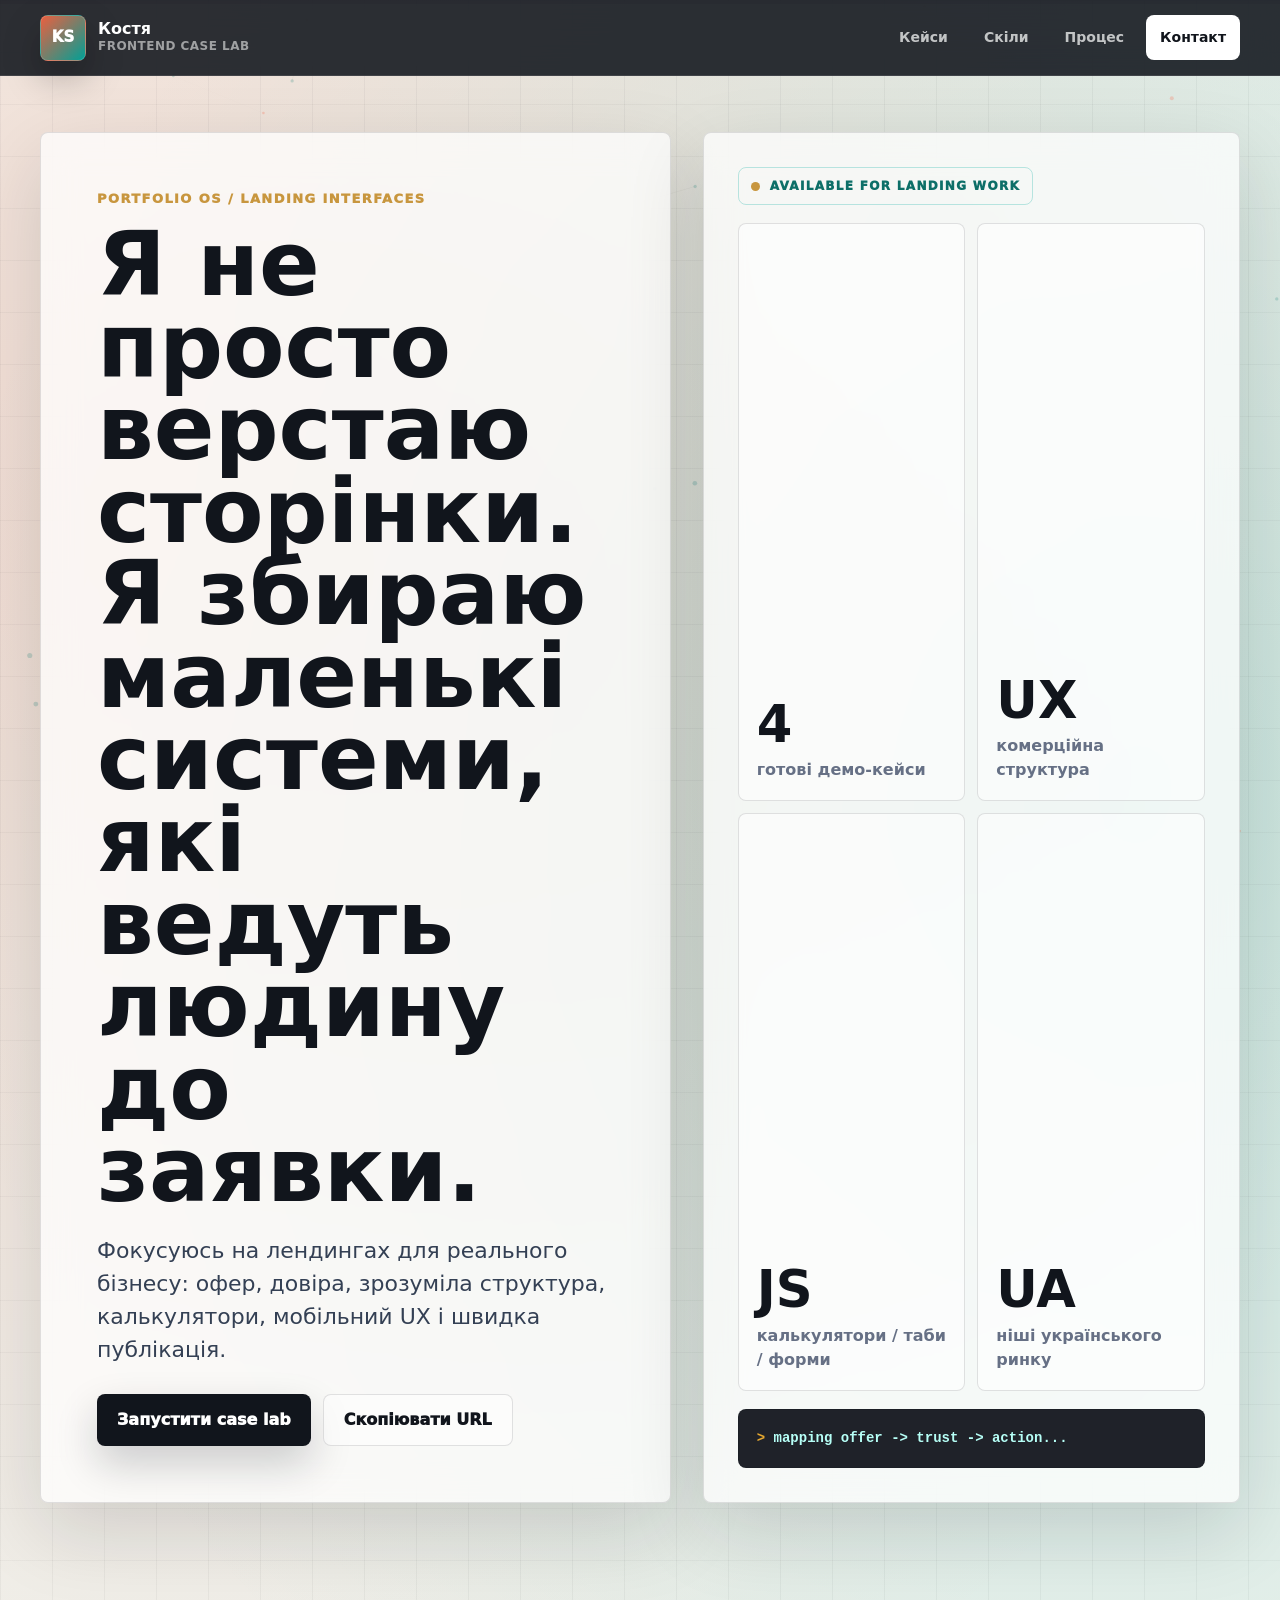
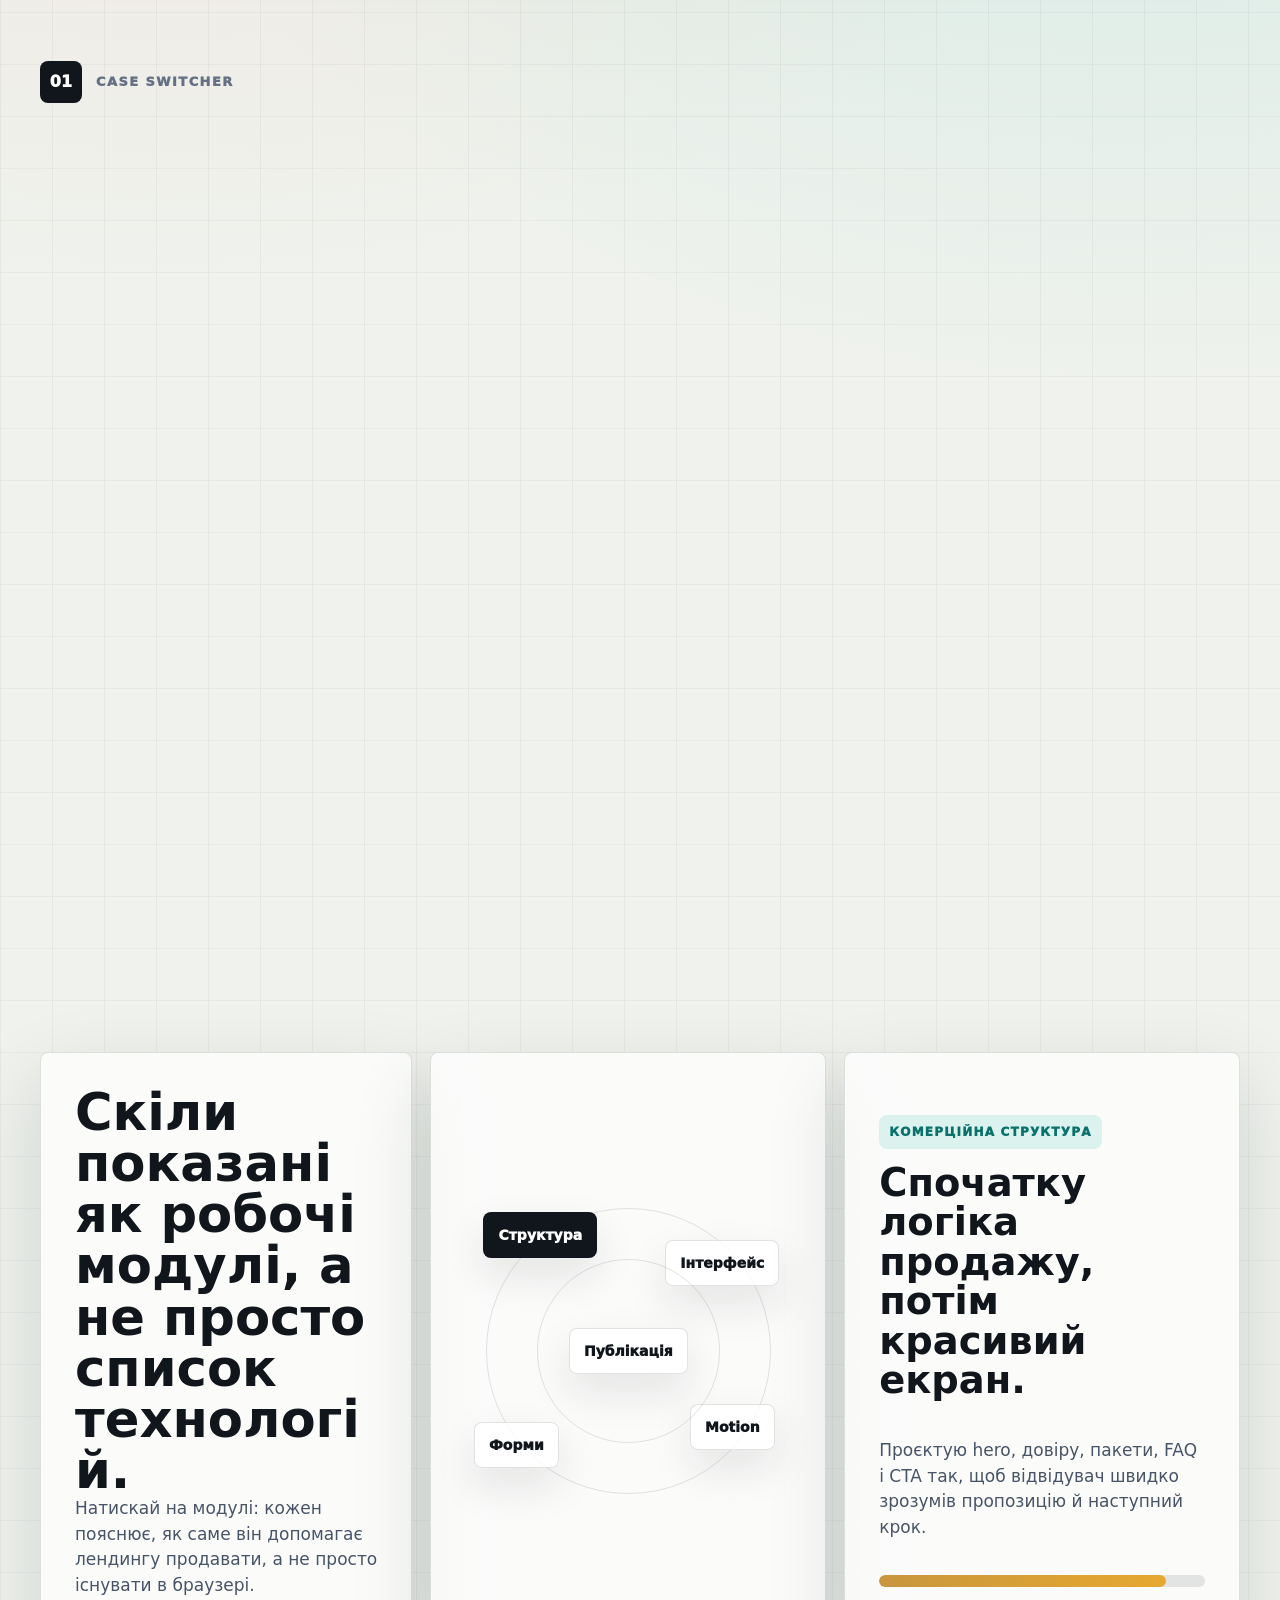
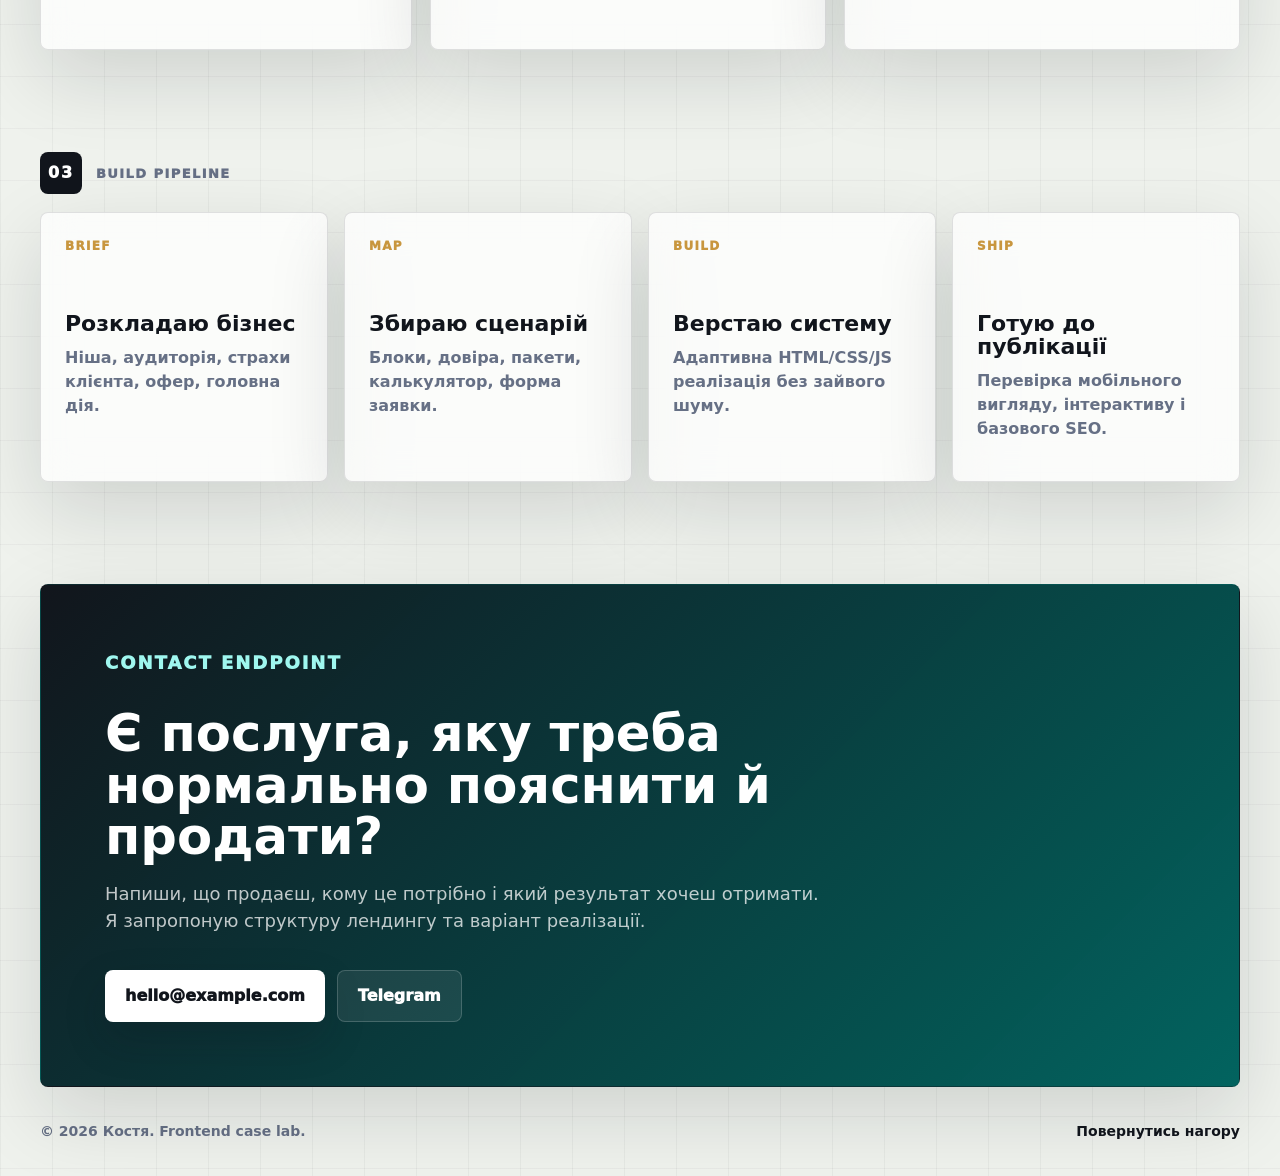
<file: index.html>
<!DOCTYPE html>
<html lang="uk">
<head>
  <meta charset="UTF-8">
  <meta name="viewport" content="width=device-width, initial-scale=1.0">
  <meta name="description" content="Костя - frontend-розробник, який створює бізнес-лендинги, інтерактивні калькулятори та адаптивні інтерфейси для українського ринку.">
  <title>Костя - frontend case lab</title>
  <style>
:root {
  --bg: #eff2ed;
  --ink: #11151c;
  --muted: #667085;
  --paper: rgba(255, 255, 255, 0.72);
  --paper-strong: #ffffff;
  --line: rgba(17, 21, 28, 0.12);
  --dark: #11151c;
  --accent: #00a99d;
  --accent-2: #ff6542;
  --accent-3: #e6a82f;
  --case-a: #132826;
  --case-b: #d09a3d;
  --radius: 8px;
  --max: 1200px;
  --shadow: 0 28px 80px rgba(17, 21, 28, 0.14);
}

* {
  box-sizing: border-box;
}

html {
  scroll-behavior: smooth;
}

body {
  min-height: 100vh;
  margin: 0;
  background:
    linear-gradient(90deg, rgba(17, 21, 28, 0.045) 1px, transparent 1px) 0 0 / 52px 52px,
    linear-gradient(180deg, rgba(17, 21, 28, 0.035) 1px, transparent 1px) 0 0 / 52px 52px,
    radial-gradient(circle at 12% 12%, rgba(255, 101, 66, 0.16), transparent 34%),
    radial-gradient(circle at 88% 18%, rgba(0, 169, 157, 0.18), transparent 32%),
    var(--bg);
  color: var(--ink);
  font-family: Inter, "Segoe UI", system-ui, -apple-system, sans-serif;
  line-height: 1.5;
  overflow-x: hidden;
}

body::selection {
  background: var(--accent);
  color: #fff;
}

body.nav-open {
  overflow: hidden;
}

a {
  color: inherit;
  text-decoration: none;
}

button {
  border: 0;
  color: inherit;
  cursor: pointer;
  font: inherit;
}

img {
  display: block;
  max-width: 100%;
}

.signal-canvas {
  position: fixed;
  inset: 0;
  z-index: -2;
  width: 100%;
  height: 100%;
  opacity: 0.58;
}

.scroll-meter {
  position: fixed;
  inset: 0 0 auto;
  z-index: 100;
  height: 4px;
  background: rgba(17, 21, 28, 0.08);
}

.scroll-meter span {
  display: block;
  width: 0%;
  height: 100%;
  background: linear-gradient(90deg, var(--accent-2), var(--accent), var(--accent-3));
}

.section {
  width: min(var(--max), calc(100% - 32px));
  margin: 0 auto;
}

.topbar {
  position: sticky;
  top: 0;
  z-index: 80;
  display: flex;
  align-items: center;
  justify-content: space-between;
  gap: 20px;
  min-height: 76px;
  padding: 0 max(16px, calc((100% - var(--max)) / 2));
  border-bottom: 1px solid rgba(255, 255, 255, 0.1);
  background: rgba(17, 21, 28, 0.88);
  color: #fff;
  backdrop-filter: blur(18px);
}

.brand {
  display: inline-flex;
  align-items: center;
  gap: 12px;
  min-width: 0;
}

.brand-mark {
  display: grid;
  width: 46px;
  height: 46px;
  flex: 0 0 46px;
  place-items: center;
  border: 1px solid rgba(255, 255, 255, 0.16);
  border-radius: var(--radius);
  background:
    linear-gradient(135deg, rgba(255, 101, 66, 0.92), rgba(0, 169, 157, 0.94)),
    var(--dark);
  box-shadow: 0 16px 36px rgba(0, 0, 0, 0.26);
  font-size: 15px;
  font-weight: 950;
}

.brand strong,
.brand small {
  display: block;
}

.brand strong {
  line-height: 1.1;
}

.brand small {
  color: rgba(255, 255, 255, 0.55);
  font-size: 12px;
  font-weight: 800;
  letter-spacing: 0.04em;
  text-transform: uppercase;
}

.site-nav {
  display: flex;
  align-items: center;
  gap: 8px;
}

.site-nav a {
  min-height: 44px;
  border-radius: var(--radius);
  color: rgba(255, 255, 255, 0.72);
  font-size: 14px;
  font-weight: 850;
  padding: 12px 14px;
  transition: background 180ms ease, color 180ms ease, transform 180ms ease;
}

.site-nav a:hover,
.site-nav a.is-active {
  background: rgba(255, 255, 255, 0.08);
  color: #fff;
  transform: translateY(-1px);
}

.site-nav .nav-action {
  background: #fff;
  color: var(--dark);
}

.site-nav .nav-action:hover,
.site-nav .nav-action.is-active {
  background: #fff;
  color: var(--dark);
}

.menu-toggle {
  display: none;
  width: 44px;
  height: 44px;
  border: 1px solid rgba(255, 255, 255, 0.16);
  border-radius: var(--radius);
  background: rgba(255, 255, 255, 0.08);
}

.menu-toggle span {
  display: block;
  width: 18px;
  height: 2px;
  margin: 4px auto;
  background: #fff;
}

.hero {
  display: grid;
  grid-template-columns: minmax(0, 1.08fr) minmax(320px, 0.92fr);
  gap: 32px;
  align-items: stretch;
  min-height: calc(100vh - 76px);
  padding: 56px 0;
}

.hero-copy,
.mission-card,
.case-sidebar,
.case-viewer,
.skills-copy,
.skill-orbit,
.skill-inspector,
.pipeline-step,
.contact-panel {
  border: 1px solid var(--line);
  border-radius: var(--radius);
  background: var(--paper);
  box-shadow: var(--shadow);
  backdrop-filter: blur(18px);
}

.hero-copy {
  display: grid;
  align-content: end;
  min-height: 620px;
  padding: clamp(26px, 5vw, 56px);
}

.eyebrow,
.section-kicker p,
.mission-status,
.case-meta,
.case-topline,
.process-section span {
  letter-spacing: 0.11em;
  text-transform: uppercase;
}

.eyebrow {
  margin: 0 0 14px;
  color: var(--accent);
  font-size: 13px;
  font-weight: 950;
}

h1,
h2,
h3,
p {
  margin-top: 0;
}

h1,
h2,
h3 {
  overflow-wrap: anywhere;
}

h1 {
  max-width: 850px;
  margin-bottom: 22px;
  font-size: clamp(44px, 7vw, 96px);
  line-height: 0.92;
  letter-spacing: 0;
}

h2 {
  margin-bottom: 0;
  font-size: clamp(32px, 4vw, 58px);
  line-height: 1;
  letter-spacing: 0;
}

h3 {
  font-size: clamp(24px, 3vw, 42px);
  line-height: 1.03;
}

.hero-text {
  max-width: 720px;
  margin-bottom: 28px;
  color: #344054;
  font-size: clamp(18px, 2.1vw, 22px);
}

.hero-actions,
.contact-actions {
  display: flex;
  flex-wrap: wrap;
  gap: 12px;
}

.button {
  display: inline-flex;
  align-items: center;
  justify-content: center;
  min-height: 52px;
  border-radius: var(--radius);
  font-weight: 950;
  padding: 0 20px;
  transition: transform 180ms ease, box-shadow 180ms ease;
}

.button-primary {
  background: var(--dark);
  box-shadow: 0 18px 42px rgba(17, 21, 28, 0.2);
  color: #fff;
}

.button-ghost {
  border: 1px solid var(--line);
  background: rgba(255, 255, 255, 0.5);
  color: var(--ink);
}

.mission-card {
  display: grid;
  grid-template-rows: auto 1fr auto;
  gap: 18px;
  min-height: 620px;
  padding: clamp(22px, 3vw, 34px);
}

.mission-status {
  display: inline-flex;
  align-items: center;
  gap: 10px;
  width: fit-content;
  border: 1px solid rgba(0, 169, 157, 0.26);
  border-radius: var(--radius);
  color: #0d6f68;
  font-size: 12px;
  font-weight: 950;
  padding: 9px 12px;
}

.pulse-dot {
  width: 9px;
  height: 9px;
  border-radius: 999px;
  background: var(--accent);
  box-shadow: 0 0 0 0 rgba(0, 169, 157, 0.42);
  animation: pulse 1600ms infinite;
}

@keyframes pulse {
  70% { box-shadow: 0 0 0 12px rgba(0, 169, 157, 0); }
  100% { box-shadow: 0 0 0 0 rgba(0, 169, 157, 0); }
}

.mission-grid {
  display: grid;
  grid-template-columns: repeat(2, minmax(0, 1fr));
  gap: 12px;
}

.mission-grid div {
  display: grid;
  align-content: end;
  min-height: 160px;
  border: 1px solid var(--line);
  border-radius: var(--radius);
  background: rgba(255, 255, 255, 0.56);
  padding: 18px;
}

.mission-grid strong {
  display: block;
  margin-bottom: 10px;
  font-size: clamp(32px, 4vw, 58px);
  line-height: 0.92;
}

.mission-grid span {
  color: var(--muted);
  font-weight: 850;
}

.console {
  min-height: 58px;
  border: 1px solid rgba(17, 21, 28, 0.16);
  border-radius: var(--radius);
  background: rgba(17, 21, 28, 0.94);
  color: #b6fff6;
  font-family: Consolas, "SFMono-Regular", monospace;
  font-size: 14px;
  font-weight: 700;
  padding: 18px;
}

.console span::before {
  content: "> ";
  color: var(--accent-3);
}

.case-lab,
.skills-lab,
.process-section,
.contact-section {
  padding-top: 102px;
}

.section-kicker {
  display: flex;
  align-items: center;
  gap: 14px;
  margin-bottom: 18px;
}

.section-kicker span {
  display: grid;
  width: 42px;
  height: 42px;
  place-items: center;
  border-radius: var(--radius);
  background: var(--dark);
  color: #fff;
  font-weight: 950;
}

.section-kicker p {
  margin-bottom: 0;
  color: var(--muted);
  font-size: 13px;
  font-weight: 950;
}

.case-stage {
  display: grid;
  grid-template-columns: minmax(280px, 0.36fr) minmax(0, 0.64fr);
  gap: 18px;
  align-items: stretch;
}

.case-sidebar {
  display: grid;
  align-content: start;
  gap: 22px;
  padding: clamp(22px, 4vw, 34px);
}

.case-tabs {
  display: grid;
  gap: 10px;
}

.case-tab {
  display: grid;
  grid-template-columns: auto minmax(0, 1fr);
  gap: 4px 14px;
  align-items: center;
  border: 1px solid var(--line);
  border-radius: var(--radius);
  background: rgba(255, 255, 255, 0.52);
  padding: 16px;
  text-align: left;
  transition: border-color 180ms ease, background 180ms ease, transform 180ms ease;
}

.case-tab:hover,
.case-tab.is-active {
  border-color: color-mix(in srgb, var(--accent) 45%, var(--line));
  background: rgba(255, 255, 255, 0.86);
  transform: translateY(-1px);
}

.case-tab span {
  grid-row: span 2;
  display: grid;
  width: 42px;
  height: 42px;
  place-items: center;
  border-radius: var(--radius);
  background: var(--dark);
  color: #fff;
  font-size: 13px;
  font-weight: 950;
}

.case-tab strong,
.case-tab small {
  min-width: 0;
}

.case-tab strong {
  font-size: 18px;
}

.case-tab small {
  color: var(--muted);
  font-weight: 800;
}

.case-viewer {
  display: grid;
  grid-template-columns: minmax(260px, 0.54fr) minmax(0, 0.46fr);
  overflow: hidden;
}

.case-preview {
  position: relative;
  min-height: 620px;
  background: linear-gradient(135deg, var(--case-a), var(--case-b));
  overflow: hidden;
}

.case-preview::before {
  position: absolute;
  inset: 0;
  z-index: 1;
  background:
    linear-gradient(180deg, transparent, rgba(17, 21, 28, 0.48)),
    radial-gradient(circle at var(--mx, 50%) var(--my, 50%), rgba(255, 255, 255, 0.24), transparent 24%);
  content: "";
  pointer-events: none;
}

.case-preview img {
  width: 100%;
  height: 100%;
  object-fit: cover;
  opacity: 0.88;
  transition: filter 480ms ease, opacity 480ms ease;
}

.case-preview:hover img {
  filter: saturate(1.08) contrast(1.04);
}

.preview-glass {
  position: absolute;
  right: 18px;
  bottom: 18px;
  left: 18px;
  z-index: 2;
  display: flex;
  align-items: center;
  justify-content: space-between;
  gap: 14px;
  border: 1px solid rgba(255, 255, 255, 0.22);
  border-radius: var(--radius);
  background: rgba(17, 21, 28, 0.74);
  color: #fff;
  padding: 16px;
  backdrop-filter: blur(14px);
}

.preview-glass span {
  color: rgba(255, 255, 255, 0.66);
  font-size: 12px;
  font-weight: 950;
  letter-spacing: 0.1em;
  text-transform: uppercase;
}

.preview-glass strong {
  white-space: nowrap;
}

.case-details {
  display: grid;
  align-content: center;
  padding: clamp(24px, 4vw, 44px);
}

.case-meta {
  display: flex;
  flex-wrap: wrap;
  gap: 8px;
  margin-bottom: 18px;
}

.case-meta span {
  border: 1px solid var(--line);
  border-radius: var(--radius);
  color: var(--muted);
  font-size: 12px;
  font-weight: 950;
  padding: 7px 10px;
}

.case-details h3 {
  margin-bottom: 14px;
}

.case-details p {
  color: #475467;
  font-size: 17px;
}

.case-focus {
  display: grid;
  gap: 10px;
  margin: 18px 0 24px;
}

.case-focus span {
  display: flex;
  align-items: center;
  gap: 10px;
  color: #263238;
  font-weight: 850;
}

.case-focus span::before {
  width: 9px;
  height: 9px;
  flex: 0 0 9px;
  border-radius: 999px;
  background: var(--accent-2);
  content: "";
}

.case-bars {
  display: grid;
  gap: 12px;
}

.case-bar {
  display: grid;
  gap: 8px;
}

.case-bar label {
  display: flex;
  justify-content: space-between;
  color: var(--muted);
  font-size: 13px;
  font-weight: 950;
}

.case-bar span {
  position: relative;
  height: 10px;
  border-radius: 999px;
  background: rgba(17, 21, 28, 0.1);
  overflow: hidden;
}

.case-bar span::after {
  position: absolute;
  inset: 0 auto 0 0;
  width: var(--value);
  border-radius: inherit;
  background: linear-gradient(90deg, var(--accent-2), var(--accent));
  content: "";
}

.skills-board {
  display: grid;
  grid-template-columns: minmax(240px, 0.32fr) minmax(280px, 0.34fr) minmax(280px, 0.34fr);
  gap: 18px;
}

.skills-copy,
.skill-inspector {
  display: grid;
  align-content: center;
  min-height: 420px;
  padding: clamp(24px, 4vw, 34px);
}

.skills-copy p,
.skill-inspector p {
  color: #475467;
  font-size: 17px;
}

.skill-orbit {
  position: relative;
  display: grid;
  min-height: 420px;
  place-items: center;
  overflow: hidden;
  padding: 28px;
}

.skill-orbit::before,
.skill-orbit::after {
  position: absolute;
  border: 1px solid rgba(17, 21, 28, 0.12);
  border-radius: 50%;
  content: "";
}

.skill-orbit::before {
  width: min(72%, 300px);
  aspect-ratio: 1;
}

.skill-orbit::after {
  width: min(46%, 190px);
  aspect-ratio: 1;
}

.skill-node {
  position: absolute;
  min-height: 46px;
  border: 1px solid var(--line);
  border-radius: var(--radius);
  background: rgba(255, 255, 255, 0.78);
  box-shadow: 0 18px 42px rgba(17, 21, 28, 0.1);
  font-size: 14px;
  font-weight: 950;
  padding: 0 14px;
  transition: background 180ms ease, color 180ms ease, transform 180ms ease;
}

.skill-node:nth-child(1) { transform: translate(-88px, -116px); }
.skill-node:nth-child(2) { transform: translate(94px, -88px); }
.skill-node:nth-child(3) { transform: translate(104px, 76px); }
.skill-node:nth-child(4) { transform: translate(-112px, 94px); }
.skill-node:nth-child(5) { transform: translate(0, 0); }

.skill-node:hover,
.skill-node.is-active {
  background: var(--dark);
  color: #fff;
}

.skill-inspector span {
  width: fit-content;
  margin-bottom: 14px;
  border-radius: var(--radius);
  background: rgba(0, 169, 157, 0.12);
  color: #0b726b;
  font-size: 12px;
  font-weight: 950;
  letter-spacing: 0.1em;
  padding: 8px 10px;
  text-transform: uppercase;
}

.inspector-meter {
  height: 12px;
  margin-top: 18px;
  border-radius: 999px;
  background: rgba(17, 21, 28, 0.1);
  overflow: hidden;
}

.inspector-meter span {
  display: block;
  width: var(--value);
  height: 100%;
  margin: 0;
  border-radius: inherit;
  background: linear-gradient(90deg, var(--accent), var(--accent-3));
  padding: 0;
}

.pipeline {
  display: grid;
  grid-template-columns: repeat(4, minmax(0, 1fr));
  gap: 16px;
}

.pipeline-step {
  min-height: 270px;
  padding: 24px;
}

.pipeline-step span {
  display: block;
  margin-bottom: 58px;
  color: var(--accent);
  font-size: 12px;
  font-weight: 950;
}

.pipeline-step h3 {
  margin-bottom: 10px;
  font-size: 22px;
}

.pipeline-step p {
  margin-bottom: 0;
  color: var(--muted);
  font-weight: 800;
}

.contact-panel {
  display: grid;
  gap: 18px;
  min-height: 440px;
  align-content: center;
  padding: clamp(28px, 6vw, 64px);
  background:
    linear-gradient(135deg, rgba(17, 21, 28, 0.96), rgba(0, 108, 102, 0.9)),
    var(--dark);
  color: #fff;
}

.contact-panel .eyebrow {
  color: #9ff7ef;
}

.contact-panel h2 {
  max-width: 860px;
}

.contact-panel p {
  max-width: 720px;
  color: rgba(255, 255, 255, 0.74);
  font-size: 18px;
}

.contact-panel .button-primary {
  background: #fff;
  color: var(--dark);
}

.contact-panel .button-ghost {
  border-color: rgba(255, 255, 255, 0.18);
  background: rgba(255, 255, 255, 0.08);
  color: #fff;
}

.site-footer {
  display: flex;
  align-items: center;
  justify-content: space-between;
  gap: 16px;
  width: min(var(--max), calc(100% - 32px));
  margin: 0 auto;
  padding: 34px 0;
  color: var(--muted);
  font-size: 14px;
  font-weight: 850;
}

.site-footer a {
  color: var(--ink);
}

.reveal {
  opacity: 0;
  transform: translateY(18px);
}

.reveal.is-visible {
  opacity: 1;
  transform: translateY(0);
  transition: opacity 560ms ease, transform 560ms ease;
}

@media (prefers-reduced-motion: reduce) {
  *,
  *::before,
  *::after {
    scroll-behavior: auto !important;
    transition-duration: 1ms !important;
    animation-duration: 1ms !important;
    animation-iteration-count: 1 !important;
  }
}

@media (max-width: 1060px) {
  .hero,
  .case-stage,
  .case-viewer,
  .skills-board {
    grid-template-columns: 1fr;
  }

  .hero-copy,
  .mission-card,
  .case-preview,
  .skills-copy,
  .skill-orbit,
  .skill-inspector {
    min-height: auto;
  }

  .mission-card {
    min-height: 520px;
  }

  .case-preview {
    height: 460px;
  }

  .pipeline {
    grid-template-columns: repeat(2, minmax(0, 1fr));
  }
}

@media (max-width: 760px) {
  .topbar {
    min-height: 70px;
  }

  .brand small {
    display: none;
  }

  .menu-toggle {
    display: block;
  }

  .site-nav {
    position: fixed;
    top: 70px;
    right: 16px;
    left: 16px;
    display: none;
    align-items: stretch;
    border: 1px solid rgba(255, 255, 255, 0.1);
    border-radius: var(--radius);
    background: #10151c;
    box-shadow: 0 28px 70px rgba(0, 0, 0, 0.32);
    padding: 10px;
  }

  .site-nav.is-open {
    display: grid;
  }

  .site-nav a {
    padding: 14px;
  }

  .hero {
    min-height: auto;
    padding: 34px 0;
  }

  .hero-copy {
    padding: 24px;
  }

  h1 {
    font-size: clamp(38px, 13vw, 60px);
  }

  h2 {
    font-size: clamp(30px, 10vw, 44px);
  }

  .hero-actions .button,
  .contact-actions .button {
    width: 100%;
  }

  .mission-grid,
  .pipeline {
    grid-template-columns: 1fr;
  }

  .mission-grid div,
  .pipeline-step {
    min-height: 150px;
  }

  .case-lab,
  .skills-lab,
  .process-section,
  .contact-section {
    padding-top: 72px;
  }

  .case-preview {
    height: 320px;
  }

  .preview-glass {
    align-items: flex-start;
    flex-direction: column;
  }

  .preview-glass strong {
    white-space: normal;
  }

  .skill-orbit {
    min-height: 360px;
  }

  .skill-node:nth-child(1) { transform: translate(-74px, -104px); }
  .skill-node:nth-child(2) { transform: translate(78px, -74px); }
  .skill-node:nth-child(3) { transform: translate(82px, 82px); }
  .skill-node:nth-child(4) { transform: translate(-86px, 90px); }
  .skill-node:nth-child(5) { transform: translate(0, 0); }

  .site-footer {
    display: grid;
  }
}

@media (max-width: 420px) {
  .section,
  .site-footer {
    width: min(100% - 24px, var(--max));
  }

  .case-tab {
    grid-template-columns: 1fr;
  }

  .case-tab span {
    grid-row: auto;
  }

  .skill-node {
    font-size: 12px;
    padding: 0 10px;
  }
}

  </style>
</head>
<body>
  <canvas class="signal-canvas" id="signalCanvas" aria-hidden="true"></canvas>
  <div class="scroll-meter" aria-hidden="true"><span></span></div>

  <header class="topbar">
    <a class="brand" href="#top" aria-label="На початок">
      <span class="brand-mark">KS</span>
      <span>
        <strong>Костя</strong>
        <small>frontend case lab</small>
      </span>
    </a>

    <button class="menu-toggle" type="button" aria-expanded="false" aria-controls="siteNav" aria-label="Відкрити меню">
      <span></span>
      <span></span>
    </button>

    <nav class="site-nav" id="siteNav">
      <a href="#cases" data-section-link="cases">Кейси</a>
      <a href="#skills" data-section-link="skills">Скіли</a>
      <a href="#process" data-section-link="process">Процес</a>
      <a class="nav-action" href="#contact" data-section-link="contact">Контакт</a>
    </nav>
  </header>

  <main id="top">
    <section class="hero section" data-section="top">
      <div class="hero-copy reveal">
        <p class="eyebrow">Portfolio OS / landing interfaces</p>
        <h1>Я не просто верстаю сторінки. Я збираю маленькі системи, які ведуть людину до заявки.</h1>
        <p class="hero-text">
          Фокусуюсь на лендингах для реального бізнесу: офер, довіра, зрозуміла структура, калькулятори, мобільний UX і швидка публікація.
        </p>
        <div class="hero-actions">
          <a class="button button-primary magnetic" href="#cases">Запустити case lab</a>
          <button class="button button-ghost magnetic" type="button" id="copyLink">Скопіювати URL</button>
        </div>
      </div>

      <aside class="mission-card reveal" aria-label="Профіль розробника">
        <div class="mission-status">
          <span class="pulse-dot"></span>
          <span>available for landing work</span>
        </div>
        <div class="mission-grid">
          <div>
            <strong>4</strong>
            <span>готові демо-кейси</span>
          </div>
          <div>
            <strong>UX</strong>
            <span>комерційна структура</span>
          </div>
          <div>
            <strong>JS</strong>
            <span>калькулятори / таби / форми</span>
          </div>
          <div>
            <strong>UA</strong>
            <span>ніші українського ринку</span>
          </div>
        </div>
        <div class="console" aria-label="Живий статус роботи">
          <span id="consoleLine">initializing case logic...</span>
        </div>
      </aside>
    </section>

    <section class="case-lab section" id="cases" data-section="cases">
      <div class="section-kicker reveal">
        <span>01</span>
        <p>Case switcher</p>
      </div>

      <div class="case-stage">
        <div class="case-sidebar reveal">
          <h2>Обери кейс і подивись, яку бізнес-задачу закриває інтерфейс.</h2>
          <div class="case-tabs" role="tablist" aria-label="Кейси портфоліо">
            <button class="case-tab is-active" type="button" role="tab" aria-selected="true" data-case="chairline">
              <span>01</span>
              <strong>ChairLine</strong>
              <small>HoReCa постачальник</small>
            </button>
            <button class="case-tab" type="button" role="tab" aria-selected="false" data-case="movemate">
              <span>02</span>
              <strong>MoveMate</strong>
              <small>Сервіс переїздів</small>
            </button>
            <button class="case-tab" type="button" role="tab" aria-selected="false" data-case="voltline">
              <span>03</span>
              <strong>VoltLine</strong>
              <small>Резервне живлення</small>
            </button>
            <button class="case-tab" type="button" role="tab" aria-selected="false" data-case="targetology">
              <span>04</span>
              <strong>Аліна Силка</strong>
              <small>Meta & Google Ads</small>
            </button>
          </div>
        </div>

        <article class="case-viewer reveal" aria-live="polite">
          <div class="case-preview">
            <img id="caseImage" src="[data-uri]" alt="Перший екран кейсу ChairLine">
            <div class="preview-glass">
              <span id="caseCategory">commerce landing</span>
              <strong id="caseScore">Lead path: 92%</strong>
            </div>
          </div>
          <div class="case-details">
            <div class="case-meta">
              <span id="caseNiche">HoReCa</span>
              <span id="caseStack">HTML / CSS / JS</span>
            </div>
            <h3 id="caseTitle">ChairLine HoReCa</h3>
            <p id="caseDescription">
              Лендинг для продажу стільців кав'ярням, ресторанам, барам і терасам з фокусом на підбір партії та комплектацію залу.
            </p>
            <div class="case-focus" id="caseFocus"></div>
            <div class="case-bars" id="caseBars"></div>
          </div>
        </article>
      </div>
    </section>

    <section class="skills-lab section" id="skills" data-section="skills">
      <div class="section-kicker reveal">
        <span>02</span>
        <p>Skill inspector</p>
      </div>

      <div class="skills-board">
        <div class="skills-copy reveal">
          <h2>Скіли показані як робочі модулі, а не просто список технологій.</h2>
          <p>
            Натискай на модулі: кожен пояснює, як саме він допомагає лендингу продавати, а не просто існувати в браузері.
          </p>
        </div>

        <div class="skill-orbit reveal" id="skillOrbit" aria-label="Інтерактивні скіли">
          <button type="button" class="skill-node is-active" data-skill="structure">Структура</button>
          <button type="button" class="skill-node" data-skill="interface">Інтерфейс</button>
          <button type="button" class="skill-node" data-skill="motion">Motion</button>
          <button type="button" class="skill-node" data-skill="forms">Форми</button>
          <button type="button" class="skill-node" data-skill="publish">Публікація</button>
        </div>

        <aside class="skill-inspector reveal">
          <span id="skillLabel">Комерційна структура</span>
          <h3 id="skillTitle">Спочатку логіка продажу, потім красивий екран.</h3>
          <p id="skillText">
            Проєктую hero, довіру, пакети, FAQ і CTA так, щоб відвідувач швидко зрозумів пропозицію й наступний крок.
          </p>
          <div class="inspector-meter">
            <span style="--value: 88%"></span>
          </div>
        </aside>
      </div>
    </section>

    <section class="process-section section" id="process" data-section="process">
      <div class="section-kicker reveal">
        <span>03</span>
        <p>Build pipeline</p>
      </div>
      <div class="pipeline">
        <article class="pipeline-step reveal">
          <span>brief</span>
          <h3>Розкладаю бізнес</h3>
          <p>Ніша, аудиторія, страхи клієнта, офер, головна дія.</p>
        </article>
        <article class="pipeline-step reveal">
          <span>map</span>
          <h3>Збираю сценарій</h3>
          <p>Блоки, довіра, пакети, калькулятор, форма заявки.</p>
        </article>
        <article class="pipeline-step reveal">
          <span>build</span>
          <h3>Верстаю систему</h3>
          <p>Адаптивна HTML/CSS/JS реалізація без зайвого шуму.</p>
        </article>
        <article class="pipeline-step reveal">
          <span>ship</span>
          <h3>Готую до публікації</h3>
          <p>Перевірка мобільного вигляду, інтерактиву і базового SEO.</p>
        </article>
      </div>
    </section>

    <section class="contact-section section" id="contact" data-section="contact">
      <div class="contact-panel reveal">
        <p class="eyebrow">Contact endpoint</p>
        <h2>Є послуга, яку треба нормально пояснити й продати?</h2>
        <p>
          Напиши, що продаєш, кому це потрібно і який результат хочеш отримати. Я запропоную структуру лендингу та варіант реалізації.
        </p>
        <div class="contact-actions">
          <a class="button button-primary magnetic" href="mailto:hello@example.com">hello@example.com</a>
          <a class="button button-ghost magnetic" href="https://t.me/username">Telegram</a>
        </div>
      </div>
    </section>
  </main>

  <footer class="site-footer">
    <span>© 2026 Костя. Frontend case lab.</span>
    <a href="#top">Повернутись нагору</a>
  </footer>

  <script>
const root = document.documentElement;
const body = document.body;
const navToggle = document.querySelector(".menu-toggle");
const siteNav = document.querySelector(".site-nav");
const navLinks = document.querySelectorAll(".site-nav a");
const scrollMeter = document.querySelector(".scroll-meter span");
const consoleLine = document.querySelector("#consoleLine");
const copyLink = document.querySelector("#copyLink");
const caseTabs = document.querySelectorAll(".case-tab");
const caseImage = document.querySelector("#caseImage");
const caseCategory = document.querySelector("#caseCategory");
const caseScore = document.querySelector("#caseScore");
const caseNiche = document.querySelector("#caseNiche");
const caseStack = document.querySelector("#caseStack");
const caseTitle = document.querySelector("#caseTitle");
const caseDescription = document.querySelector("#caseDescription");
const caseFocus = document.querySelector("#caseFocus");
const caseBars = document.querySelector("#caseBars");
const casePreview = document.querySelector(".case-preview");
const skillNodes = document.querySelectorAll(".skill-node");
const skillLabel = document.querySelector("#skillLabel");
const skillTitle = document.querySelector("#skillTitle");
const skillText = document.querySelector("#skillText");
const inspectorMeter = document.querySelector(".inspector-meter span");

const cases = {
  chairline: {
    title: "ChairLine HoReCa",
    niche: "HoReCa",
    stack: "HTML / CSS / JS",
    category: "commerce landing",
    score: "Lead path: 92%",
    image: "[data-uri]",
    fallback: "[data-uri]",
    alt: "Перший екран кейсу ChairLine HoReCa",
    colors: ["#1e1711", "#c8963e", "#ff6542"],
    description: "Лендинг для продажу стільців кав'ярням, ресторанам, барам і терасам з фокусом на підбір партії та комплектацію залу.",
    focus: ["Комерційний hero з офером", "Сценарії для різних типів закладів", "Калькулятор закупівлі та форма заявки"],
    bars: [
      ["Офер", 94],
      ["Довіра", 86],
      ["Інтерактив", 90],
    ],
  },
  movemate: {
    title: "MoveMate",
    niche: "Сервіс переїздів",
    stack: "HTML / CSS / JS",
    category: "service landing",
    score: "Friction drop: 88%",
    image: "[data-uri]",
    fallback: "[data-uri]",
    alt: "Перший екран кейсу MoveMate",
    colors: ["#0b1118", "#007a72", "#20c7b5"],
    description: "Сторінка для преміального сервісу переїздів, де важливо швидко зняти страх хаосу, ціни та організації.",
    focus: ["Калькулятор вартості переїзду", "Конструктор пакета послуг", "FAQ, мобільне меню і валідована форма"],
    bars: [
      ["Офер", 89],
      ["Довіра", 84],
      ["Інтерактив", 96],
    ],
  },
  voltline: {
    title: "VoltLine",
    niche: "Резервне живлення",
    stack: "HTML / CSS / JS",
    category: "technical service",
    score: "Decision clarity: 91%",
    image: "[data-uri]",
    fallback: "[data-uri]",
    alt: "Перший екран кейсу VoltLine",
    colors: ["#17202a", "#ffd23f", "#1f7a5c"],
    description: "Лендинг для підбору й монтажу резервного живлення під ключ для квартир, будинків і малого бізнесу.",
    focus: ["Пакети для різних сценаріїв користування", "Інтерактивний підбір системи", "Заявка з простою валідацією"],
    bars: [
      ["Офер", 86],
      ["Довіра", 92],
      ["Інтерактив", 88],
    ],
  },
  targetology: {
    title: "Аліна Силка",
    niche: "Meta & Google Ads",
    stack: "HTML / CSS / JS",
    category: "expert services",
    score: "Trust path: 93%",
    image: "[data-uri]",
    fallback: "[data-uri]",
    alt: "Перший екран сайту Аліни Силки про Meta Ads та Google Ads",
    colors: ["#020a14", "#1668ff", "#37d4ff"],
    description: "Персональний сайт експертки з Meta Ads та Google Ads для бізнесів із рекламним бюджетом від $600: від аналізу й стратегії до запуску, оптимізації та масштабування.",
    focus: ["Фото-led hero з чітким експертним офером", "Інтерактивні кейси та карусель реальних відгуків", "Формати співпраці, кваліфікація клієнта й lead-форма"],
    bars: [
      ["Офер", 92],
      ["Довіра", 95],
      ["Інтерактив", 91],
    ],
  },
};

const skills = {
  structure: {
    label: "Комерційна структура",
    title: "Спочатку логіка продажу, потім красивий екран.",
    text: "Проєктую hero, довіру, пакети, FAQ і CTA так, щоб відвідувач швидко зрозумів пропозицію й наступний крок.",
    value: 88,
  },
  interface: {
    label: "UI production",
    title: "Акуратна верстка, яка не розсипається на мобільному.",
    text: "Будую стабільні сітки, зрозумілі стани кнопок, зручну навігацію і контент, який нормально читається на різних екранах.",
    value: 91,
  },
  motion: {
    label: "Microinteractions",
    title: "Рух допомагає читати, а не просто блимає.",
    text: "Додаю reveal-анімації, hover-реакції, активні стани й живі деталі, які роблять сторінку впевненою.",
    value: 78,
  },
  forms: {
    label: "Lead capture",
    title: "Форма заявки має бути останнім легким кроком.",
    text: "Роблю просту валідацію, зрозумілі поля, сценарії калькулятора й CTA, які не губляться в дизайні.",
    value: 84,
  },
  publish: {
    label: "Ship-ready",
    title: "Сайт має бути готовим до посилання, а не тільки до скріншота.",
    text: "Готую структуру для GitHub Pages, базові мета-теги, адаптив і перевірку інтерактиву перед публікацією.",
    value: 82,
  },
};

const consoleMessages = [
  "mapping offer -> trust -> action...",
  "loading four business cases...",
  "checking mobile decision path...",
  "ready: landing systems for real clients",
];

let consoleIndex = 0;
let activeCase = "chairline";
let mouse = { x: window.innerWidth / 2, y: window.innerHeight / 2 };

function setCase(caseId) {
  const data = cases[caseId];
  activeCase = caseId;
  root.style.setProperty("--case-a", data.colors[0]);
  root.style.setProperty("--case-b", data.colors[1]);
  root.style.setProperty("--accent", data.colors[1]);
  root.style.setProperty("--accent-2", data.colors[2]);

  caseImage.onerror = () => {
    if (caseImage.src.endsWith(data.fallback)) return;
    caseImage.src = data.fallback;
  };
  caseImage.src = data.image;
  caseImage.alt = data.alt;
  caseCategory.textContent = data.category;
  caseScore.textContent = data.score;
  caseNiche.textContent = data.niche;
  caseStack.textContent = data.stack;
  caseTitle.textContent = data.title;
  caseDescription.textContent = data.description;
  caseFocus.innerHTML = data.focus.map((item) => `<span>${item}</span>`).join("");
  caseBars.innerHTML = data.bars.map(([label, value]) => (
    `<div class="case-bar"><label><span>${label}</span><strong>${value}%</strong></label><span style="--value:${value}%"></span></div>`
  )).join("");

  caseTabs.forEach((tab) => {
    const isActive = tab.dataset.case === caseId;
    tab.classList.toggle("is-active", isActive);
    tab.setAttribute("aria-selected", String(isActive));
  });
}

function setSkill(skillId) {
  const data = skills[skillId];
  skillLabel.textContent = data.label;
  skillTitle.textContent = data.title;
  skillText.textContent = data.text;
  inspectorMeter.style.setProperty("--value", `${data.value}%`);
  skillNodes.forEach((node) => node.classList.toggle("is-active", node.dataset.skill === skillId));
}

function updateScrollMeter() {
  const max = document.documentElement.scrollHeight - window.innerHeight;
  const progress = max > 0 ? (window.scrollY / max) * 100 : 0;
  scrollMeter.style.width = `${progress}%`;
}

function updateActiveNav() {
  const sections = document.querySelectorAll("[data-section]");
  let active = "top";
  sections.forEach((section) => {
    const rect = section.getBoundingClientRect();
    if (rect.top <= 140 && rect.bottom >= 140) {
      active = section.dataset.section;
    }
  });
  navLinks.forEach((link) => link.classList.toggle("is-active", link.dataset.sectionLink === active));
}

function tickConsole() {
  if (!consoleLine) return;
  consoleLine.textContent = consoleMessages[consoleIndex % consoleMessages.length];
  consoleIndex += 1;
}

function attachMagneticButtons() {
  document.querySelectorAll(".magnetic").forEach((button) => {
    button.addEventListener("mousemove", (event) => {
      const rect = button.getBoundingClientRect();
      const x = event.clientX - rect.left - rect.width / 2;
      const y = event.clientY - rect.top - rect.height / 2;
      button.style.transform = `translate(${x * 0.12}px, ${y * 0.18}px)`;
    });
    button.addEventListener("mouseleave", () => {
      button.style.transform = "";
    });
  });
}

function setupCanvas() {
  const canvas = document.querySelector("#signalCanvas");
  if (!canvas) return;
  const ctx = canvas.getContext("2d");
  const particles = Array.from({ length: 42 }, () => ({
    x: Math.random() * window.innerWidth,
    y: Math.random() * window.innerHeight,
    vx: (Math.random() - 0.5) * 0.36,
    vy: (Math.random() - 0.5) * 0.36,
    r: Math.random() * 1.8 + 0.8,
  }));

  function resize() {
    canvas.width = window.innerWidth * window.devicePixelRatio;
    canvas.height = window.innerHeight * window.devicePixelRatio;
    canvas.style.width = `${window.innerWidth}px`;
    canvas.style.height = `${window.innerHeight}px`;
    ctx.setTransform(window.devicePixelRatio, 0, 0, window.devicePixelRatio, 0, 0);
  }

  function draw() {
    ctx.clearRect(0, 0, window.innerWidth, window.innerHeight);
    particles.forEach((p, index) => {
      p.x += p.vx;
      p.y += p.vy;
      if (p.x < -20) p.x = window.innerWidth + 20;
      if (p.x > window.innerWidth + 20) p.x = -20;
      if (p.y < -20) p.y = window.innerHeight + 20;
      if (p.y > window.innerHeight + 20) p.y = -20;

      const dx = p.x - mouse.x;
      const dy = p.y - mouse.y;
      const mouseDistance = Math.hypot(dx, dy);
      if (mouseDistance < 150) {
        p.x += dx * 0.002;
        p.y += dy * 0.002;
      }

      ctx.beginPath();
      ctx.arc(p.x, p.y, p.r, 0, Math.PI * 2);
      ctx.fillStyle = index % 3 === 0 ? "rgba(255,101,66,.42)" : "rgba(0,122,114,.34)";
      ctx.fill();

      particles.slice(index + 1, index + 9).forEach((other) => {
        const distance = Math.hypot(p.x - other.x, p.y - other.y);
        if (distance < 112) {
          ctx.beginPath();
          ctx.moveTo(p.x, p.y);
          ctx.lineTo(other.x, other.y);
          ctx.strokeStyle = `rgba(17,21,28,${(112 - distance) / 900})`;
          ctx.lineWidth = 1;
          ctx.stroke();
        }
      });
    });
    requestAnimationFrame(draw);
  }

  resize();
  draw();
  window.addEventListener("resize", resize);
}

if (navToggle && siteNav) {
  navToggle.addEventListener("click", () => {
    const isOpen = siteNav.classList.toggle("is-open");
    body.classList.toggle("nav-open", isOpen);
    navToggle.setAttribute("aria-expanded", String(isOpen));
  });

  navLinks.forEach((link) => {
    link.addEventListener("click", () => {
      siteNav.classList.remove("is-open");
      body.classList.remove("nav-open");
      navToggle.setAttribute("aria-expanded", "false");
    });
  });
}

caseTabs.forEach((tab) => {
  tab.addEventListener("click", () => setCase(tab.dataset.case));
});

skillNodes.forEach((node) => {
  node.addEventListener("click", () => setSkill(node.dataset.skill));
});

if (casePreview) {
  casePreview.addEventListener("mousemove", (event) => {
    const rect = casePreview.getBoundingClientRect();
    const x = ((event.clientX - rect.left) / rect.width) * 100;
    const y = ((event.clientY - rect.top) / rect.height) * 100;
    casePreview.style.setProperty("--mx", `${x}%`);
    casePreview.style.setProperty("--my", `${y}%`);
  });
}

window.addEventListener("mousemove", (event) => {
  mouse = { x: event.clientX, y: event.clientY };
});

window.addEventListener("scroll", () => {
  updateScrollMeter();
  updateActiveNav();
}, { passive: true });

document.addEventListener("keydown", (event) => {
  if (!["ArrowLeft", "ArrowRight"].includes(event.key)) return;
  const ids = Object.keys(cases);
  const index = ids.indexOf(activeCase);
  const nextIndex = event.key === "ArrowRight" ? (index + 1) % ids.length : (index - 1 + ids.length) % ids.length;
  setCase(ids[nextIndex]);
});

if (copyLink) {
  copyLink.addEventListener("click", async () => {
    const url = "https://kostiantyn-dev.github.io/index.html";
    try {
      await navigator.clipboard.writeText(url);
      copyLink.textContent = "URL скопійовано";
    } catch {
      copyLink.textContent = url;
    }
    window.setTimeout(() => {
      copyLink.textContent = "Скопіювати URL";
    }, 2200);
  });
}

const revealObserver = new IntersectionObserver((entries) => {
  entries.forEach((entry) => {
    if (entry.isIntersecting) {
      entry.target.classList.add("is-visible");
      revealObserver.unobserve(entry.target);
    }
  });
}, { threshold: 0.14 });

document.querySelectorAll(".reveal").forEach((item) => revealObserver.observe(item));

setCase("chairline");
setSkill("structure");
tickConsole();
window.setInterval(tickConsole, 2400);
updateScrollMeter();
updateActiveNav();
attachMagneticButtons();
setupCanvas();

  </script>
</body>
</html>
</file>
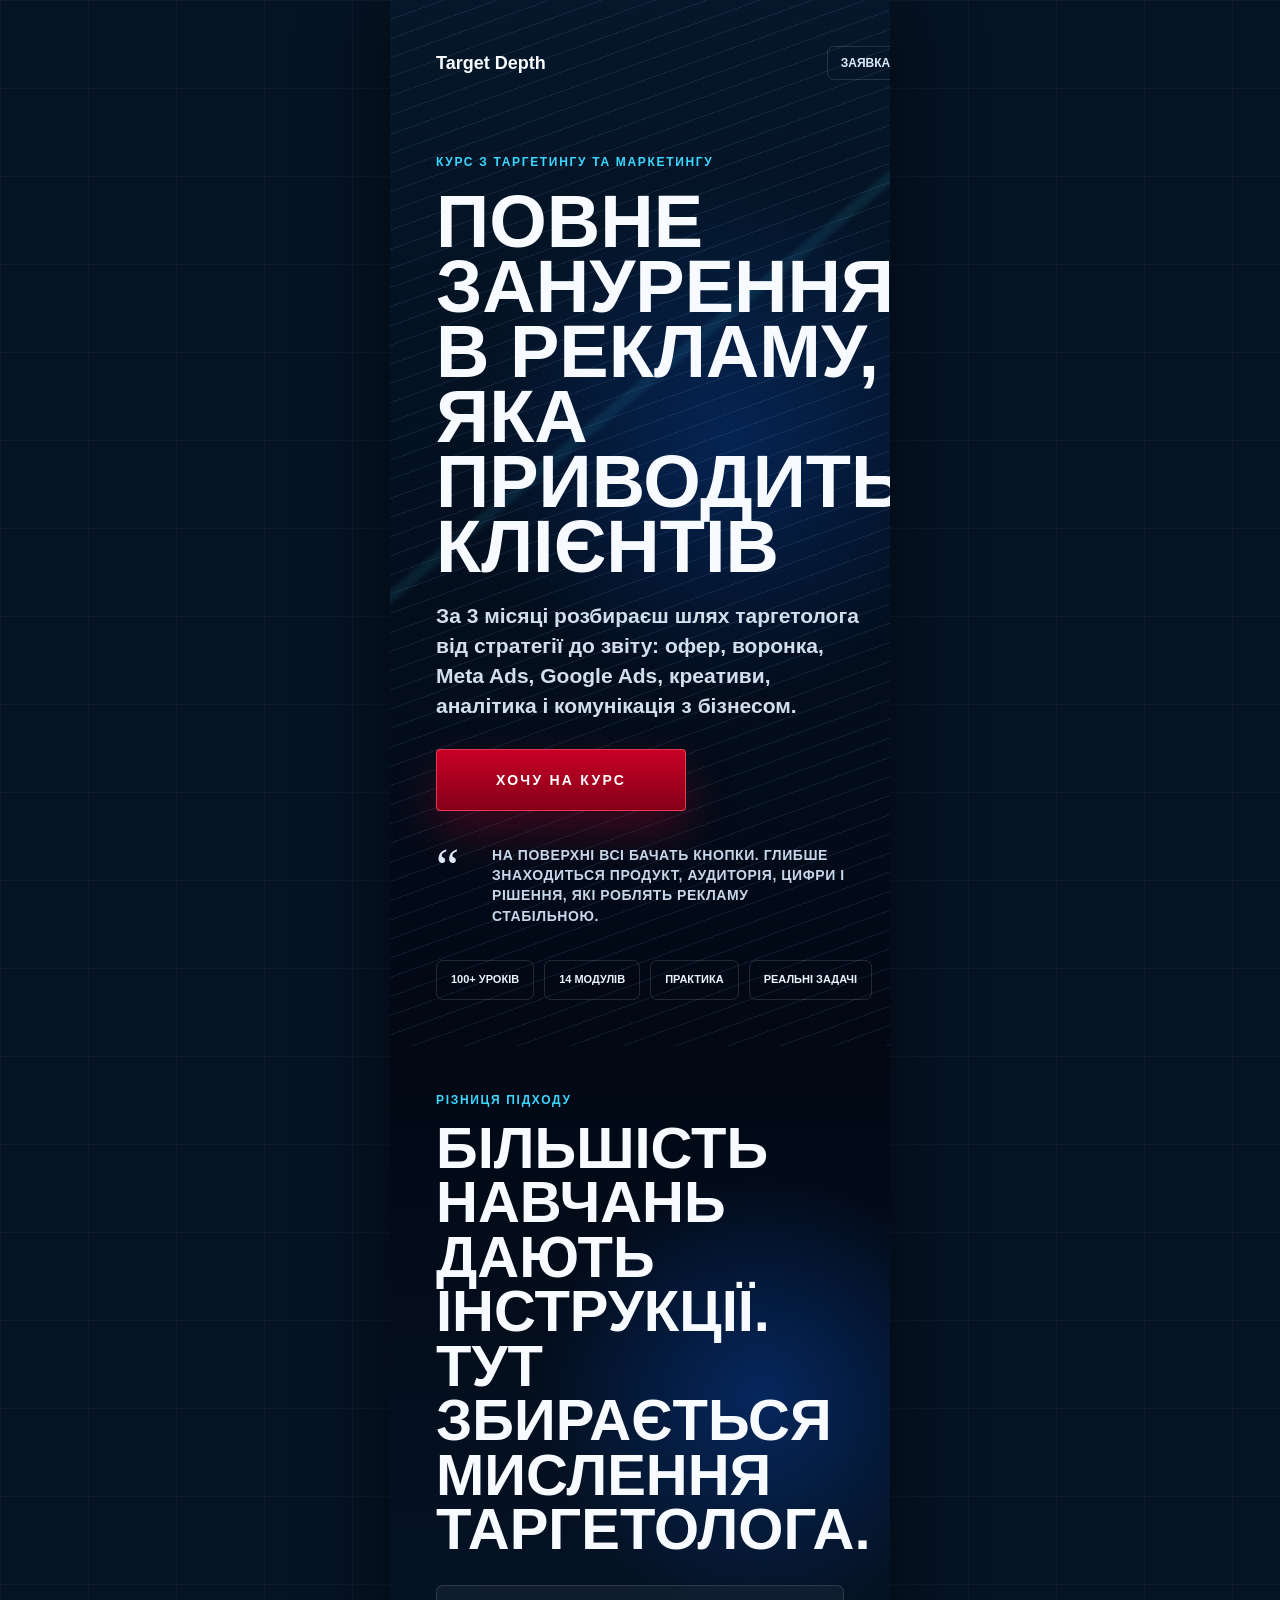
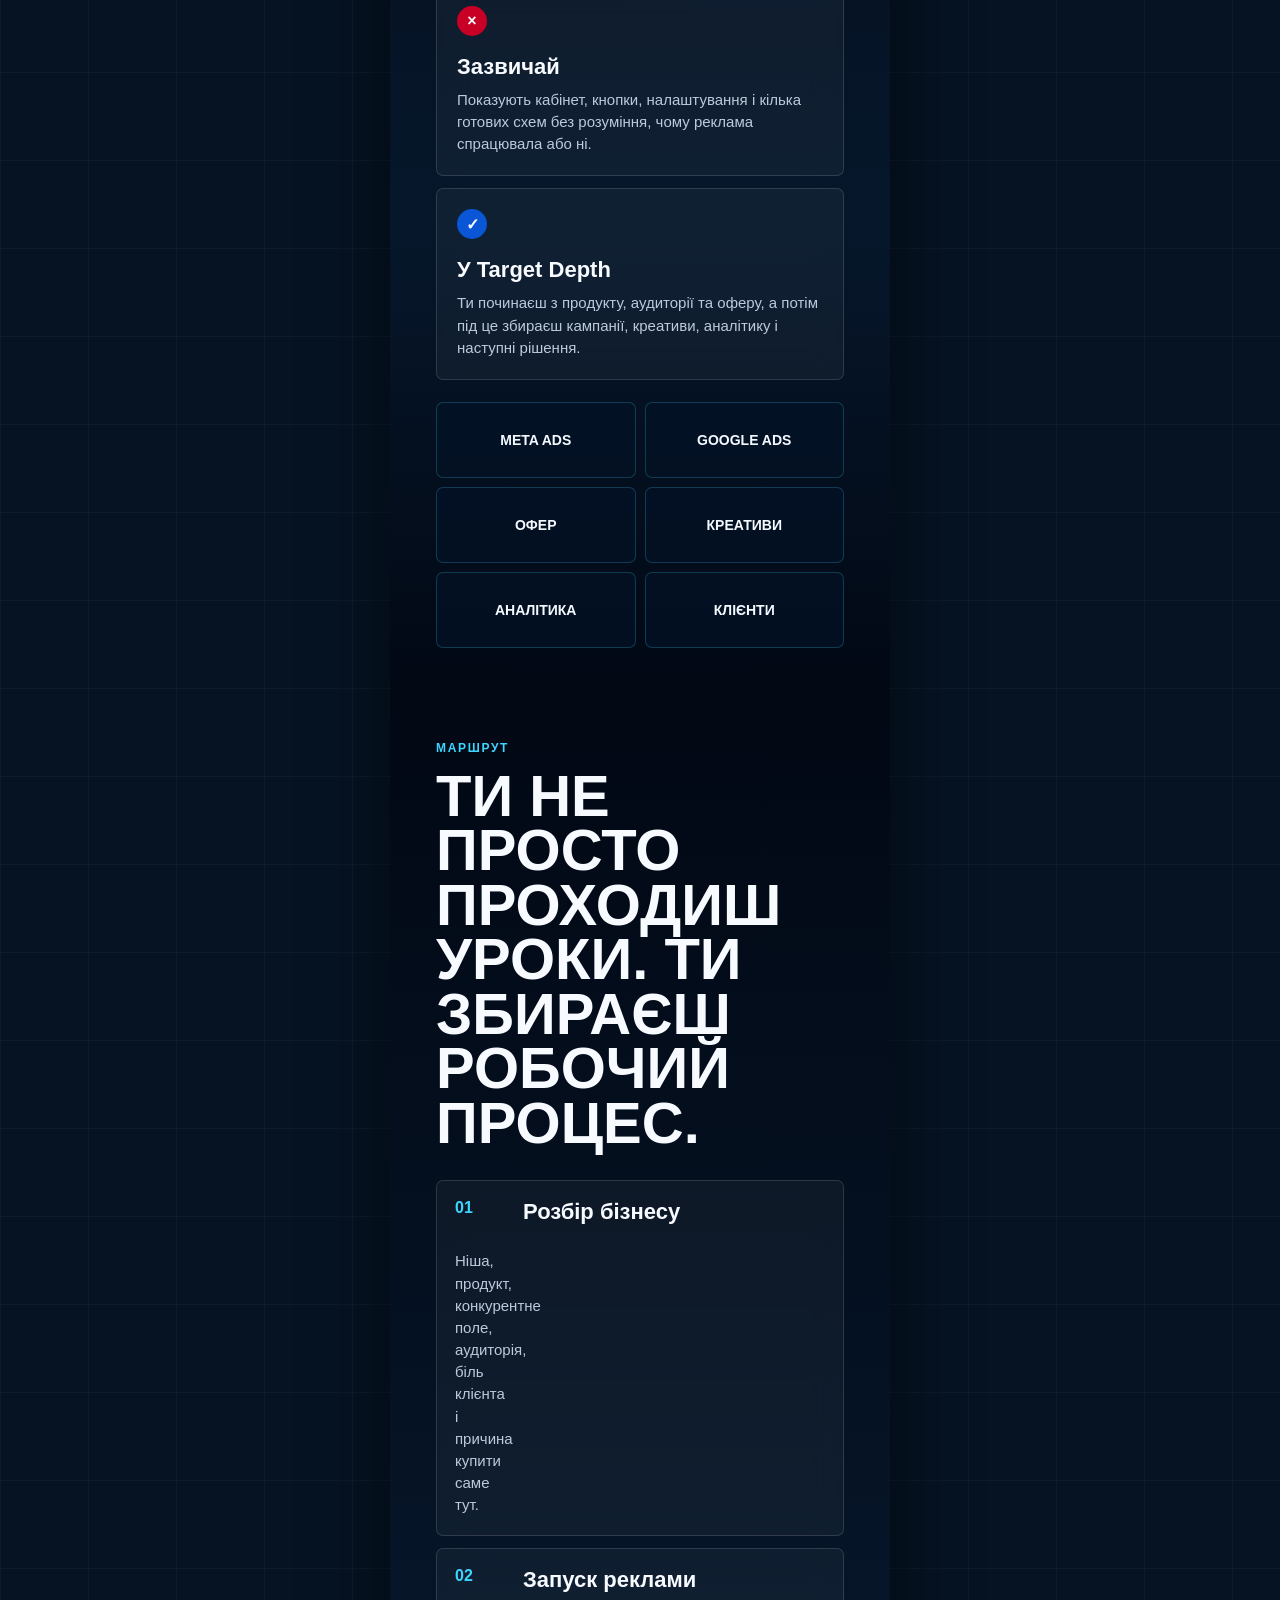
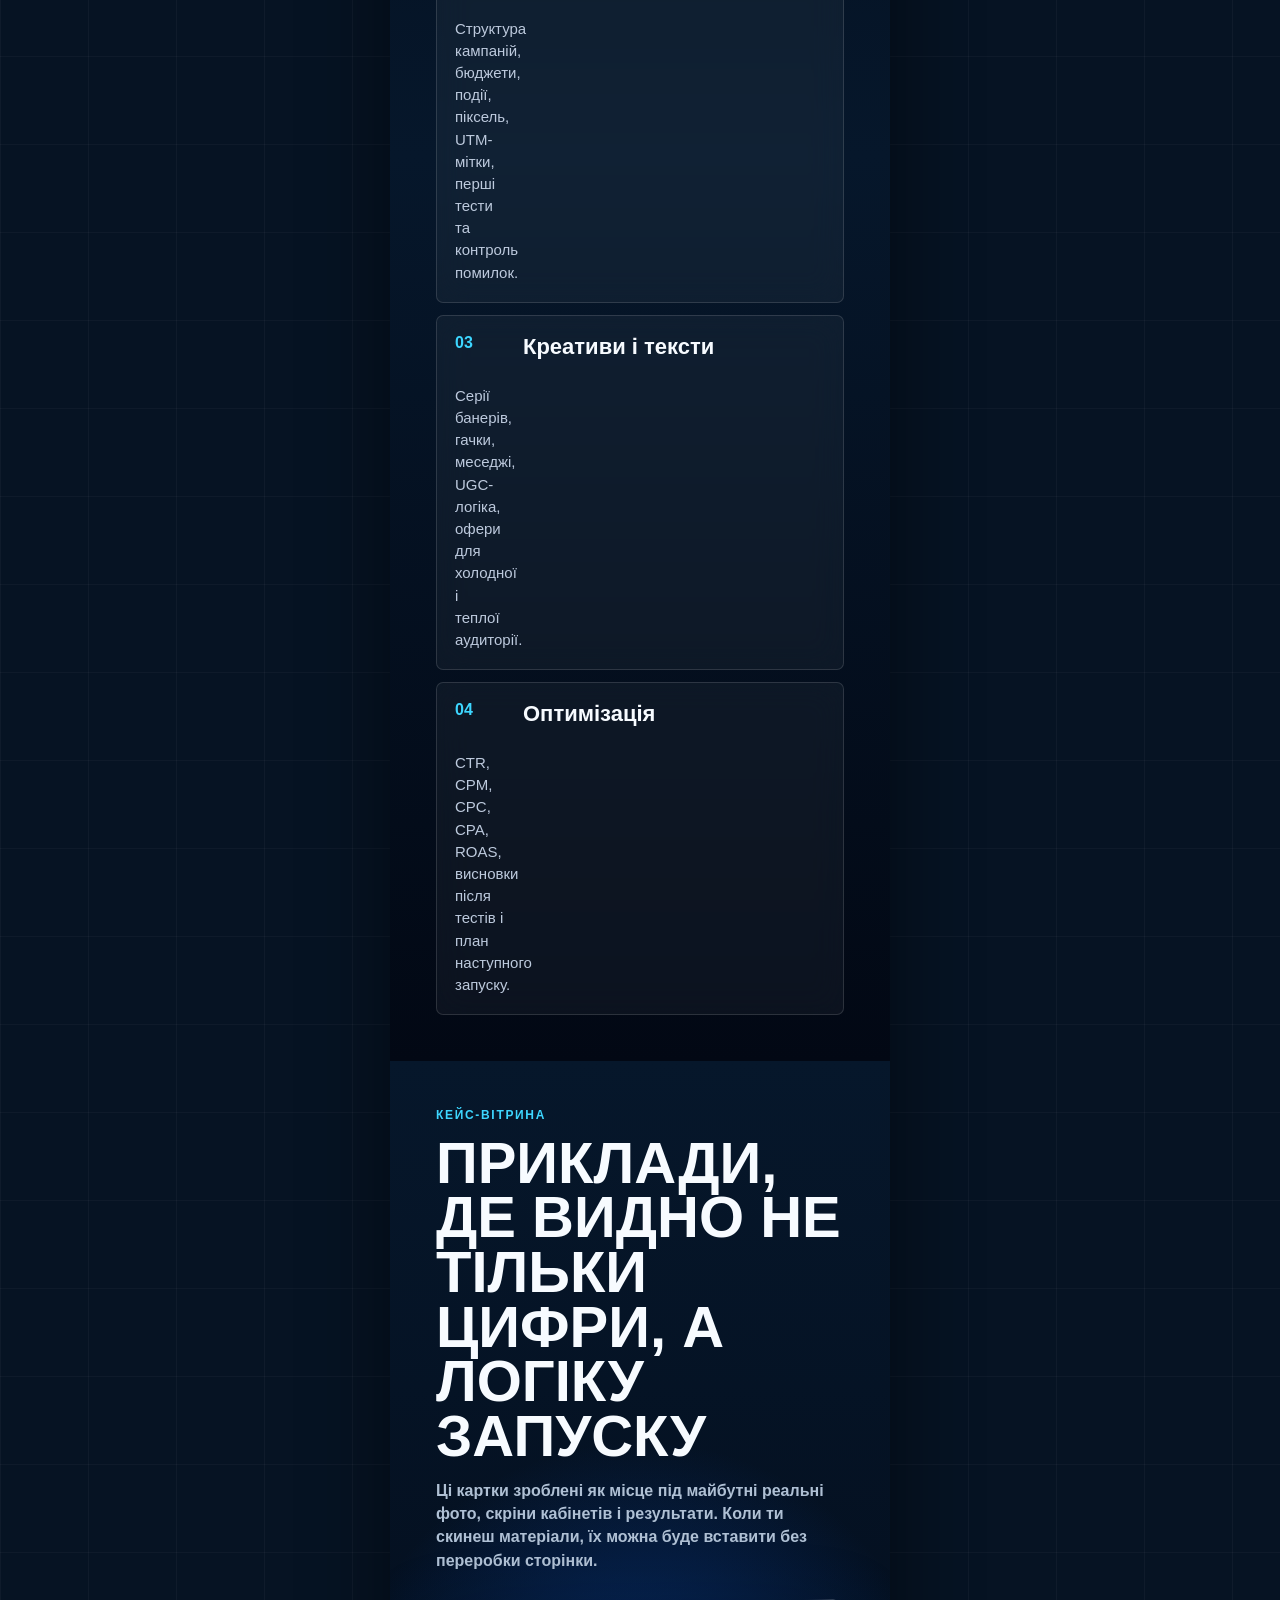
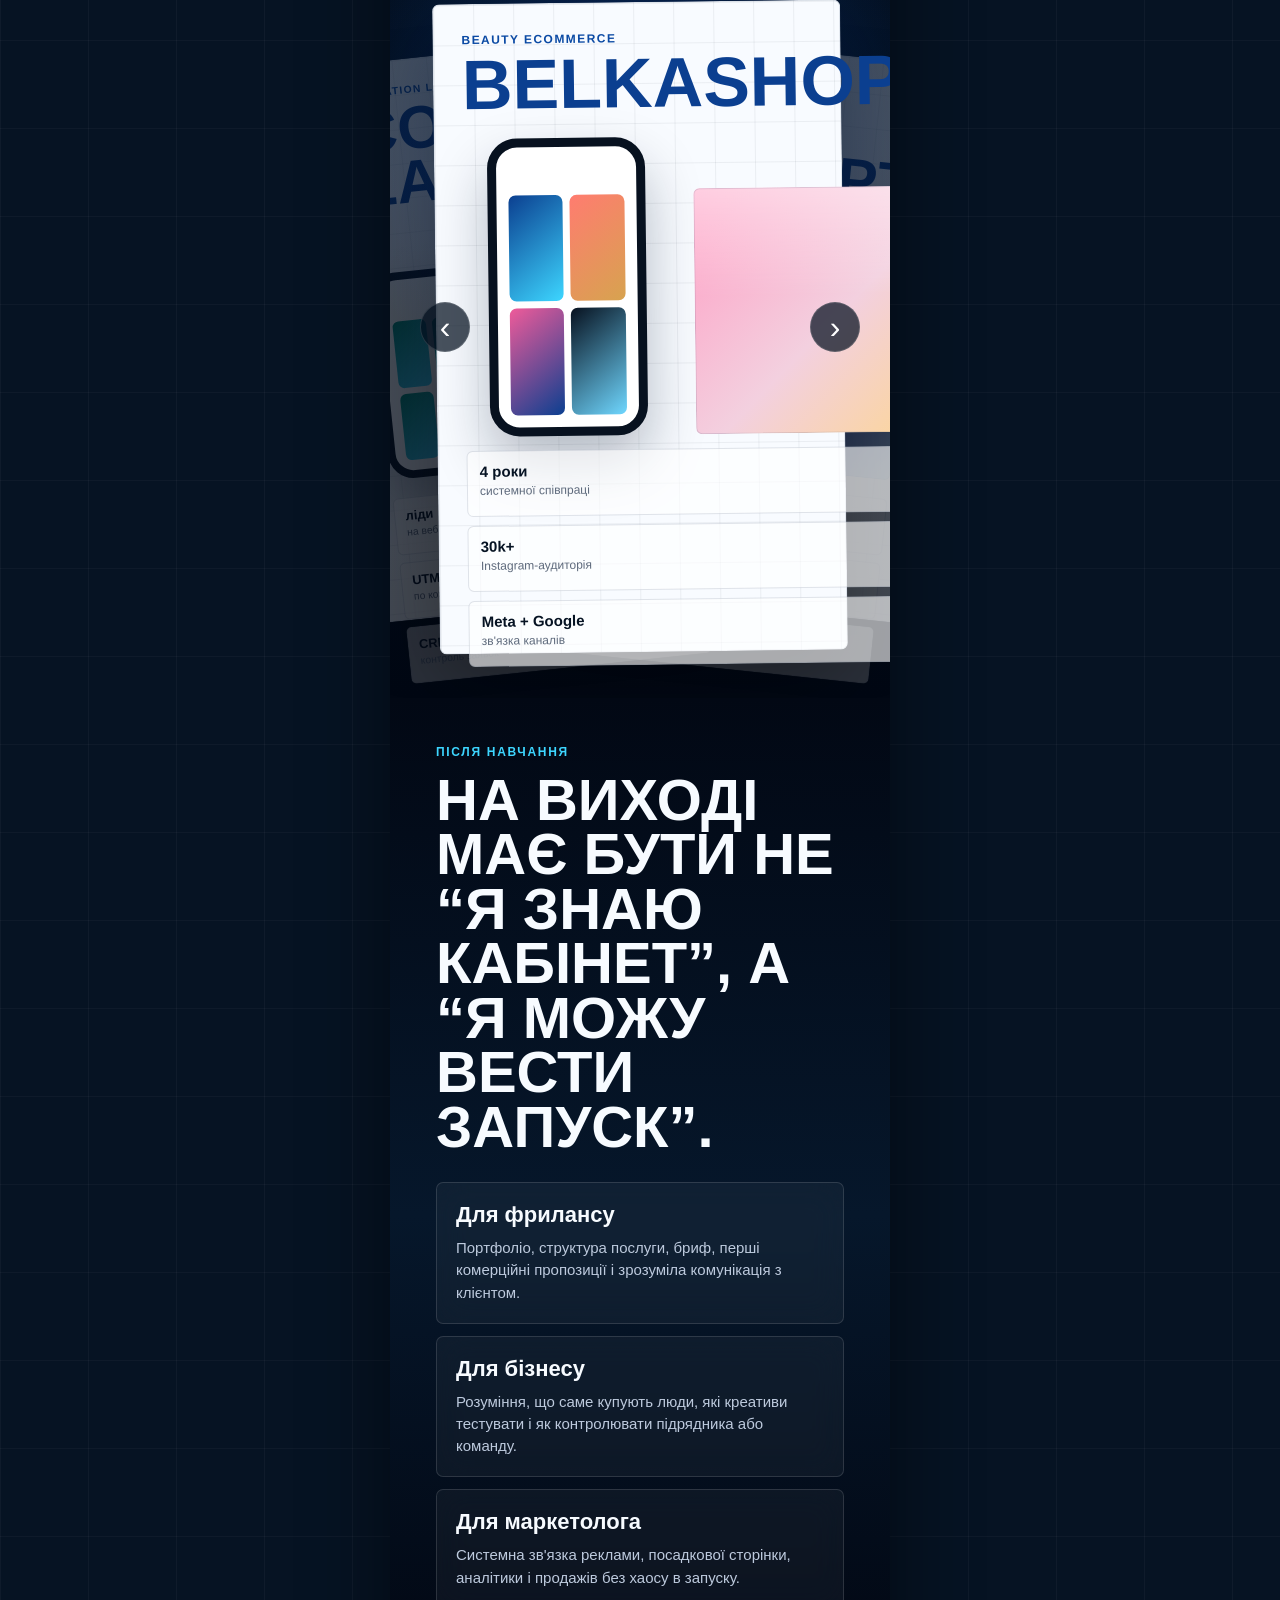
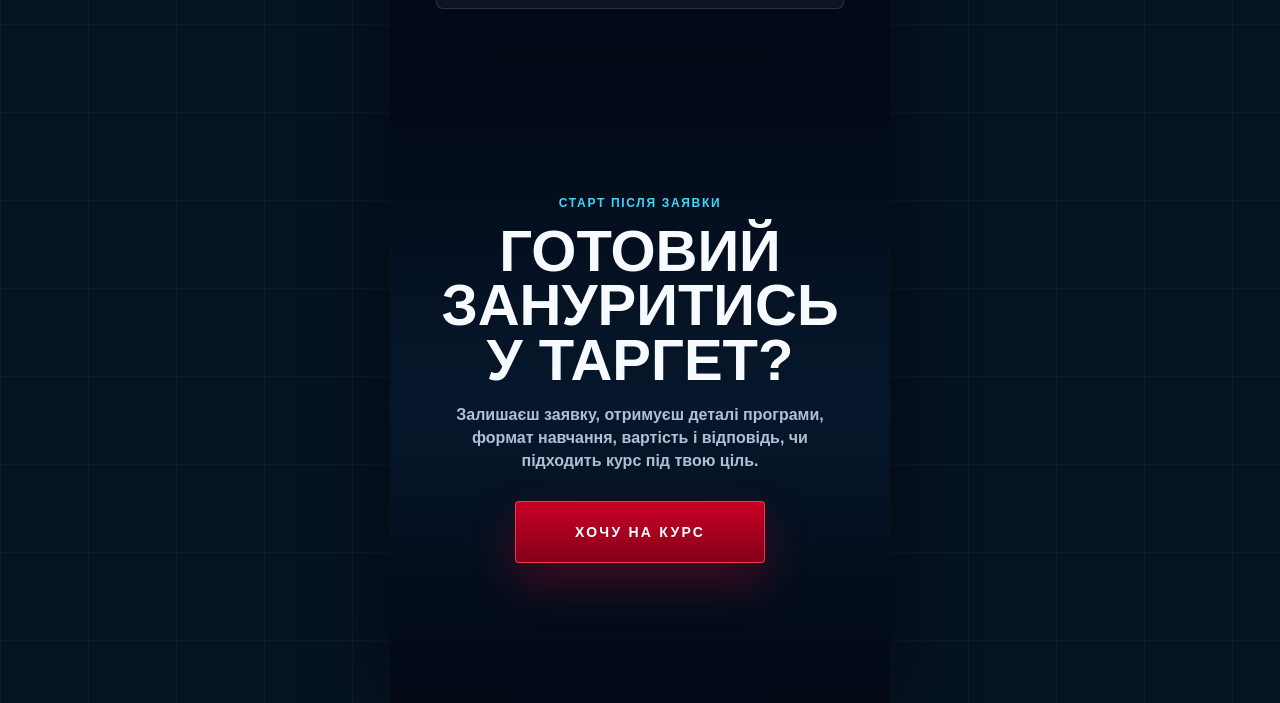
<file: target-depth-landing/index.html>
<!DOCTYPE html>
<html lang="uk">
<head>
  <meta charset="UTF-8">
  <meta name="viewport" content="width=device-width, initial-scale=1.0">
  <meta name="robots" content="noindex,nofollow,noarchive,noimageindex">
  <meta name="googlebot" content="noindex,nofollow,noarchive,noimageindex">
  <meta name="format-detection" content="telephone=no">
  <meta name="description" content="Приватна сторінка курсу з таргетингу: стратегія, Meta Ads, Google Ads, креативи, аналітика, кейси і робота з клієнтами.">
  <meta property="og:type" content="website">
  <meta property="og:title" content="Target Depth - курс з таргетингу">
  <meta property="og:description" content="Темно-синя промо-сторінка навчання з таргетингу та маркетингу. Закрита від індексації.">
  <meta property="og:image" content="assets/preview.svg">
  <meta name="twitter:card" content="summary_large_image">
  <title>Target Depth - курс з таргетингу</title>
  <link rel="icon" type="image/svg+xml" href="assets/favicon.svg">
  <link rel="stylesheet" href="styles.css">
</head>
<body>
  <main class="page-shell" id="top">
    <section class="screen hero-screen" aria-labelledby="hero-title">
      <div class="depth-grid" aria-hidden="true"></div>
      <header class="topline">
        <a class="logo" href="#top" aria-label="На початок">Target Depth</a>
        <a class="mini-link" href="#lead">Заявка</a>
      </header>

      <div class="hero-copy">
        <p class="kicker">Курс з таргетингу та маркетингу</p>
        <h1 id="hero-title">Повне занурення в рекламу, яка приводить клієнтів</h1>
        <p class="hero-lead">За 3 місяці розбираєш шлях таргетолога від стратегії до звіту: офер, воронка, Meta Ads, Google Ads, креативи, аналітика і комунікація з бізнесом.</p>
        <a class="cta" href="#lead">Хочу на курс</a>
      </div>

      <div class="mentor-note" aria-label="Коротка ідея курсу">
        <span>“</span>
        <p>На поверхні всі бачать кнопки. Глибше знаходиться продукт, аудиторія, цифри і рішення, які роблять рекламу стабільною.</p>
      </div>

      <div class="signal-tags" aria-label="Ключові переваги">
        <span>100+ уроків</span>
        <span>14 модулів</span>
        <span>практика</span>
        <span>реальні задачі</span>
      </div>
    </section>

    <section class="screen compare-screen" aria-labelledby="compare-title">
      <div class="section-head">
        <p class="kicker">Різниця підходу</p>
        <h2 id="compare-title">Більшість навчань дають інструкції. Тут збирається мислення таргетолога.</h2>
      </div>

      <div class="compare-list">
        <article>
          <span class="mark bad">×</span>
          <h3>Зазвичай</h3>
          <p>Показують кабінет, кнопки, налаштування і кілька готових схем без розуміння, чому реклама спрацювала або ні.</p>
        </article>
        <article>
          <span class="mark good">✓</span>
          <h3>У Target Depth</h3>
          <p>Ти починаєш з продукту, аудиторії та оферу, а потім під це збираєш кампанії, креативи, аналітику і наступні рішення.</p>
        </article>
      </div>

      <div class="skill-wheel" aria-label="Навички курсу">
        <span>Meta Ads</span>
        <span>Google Ads</span>
        <span>Офер</span>
        <span>Креативи</span>
        <span>Аналітика</span>
        <span>Клієнти</span>
      </div>
    </section>

    <section class="screen route-screen" aria-labelledby="route-title">
      <div class="section-head">
        <p class="kicker">Маршрут</p>
        <h2 id="route-title">Ти не просто проходиш уроки. Ти збираєш робочий процес.</h2>
      </div>

      <div class="route-list">
        <article>
          <span>01</span>
          <h3>Розбір бізнесу</h3>
          <p>Ніша, продукт, конкурентне поле, аудиторія, біль клієнта і причина купити саме тут.</p>
        </article>
        <article>
          <span>02</span>
          <h3>Запуск реклами</h3>
          <p>Структура кампаній, бюджети, події, піксель, UTM-мітки, перші тести та контроль помилок.</p>
        </article>
        <article>
          <span>03</span>
          <h3>Креативи і тексти</h3>
          <p>Серії банерів, гачки, меседжі, UGC-логіка, офери для холодної і теплої аудиторії.</p>
        </article>
        <article>
          <span>04</span>
          <h3>Оптимізація</h3>
          <p>CTR, CPM, CPC, CPA, ROAS, висновки після тестів і план наступного запуску.</p>
        </article>
      </div>
    </section>

    <section class="screen showcase-screen" id="cases" aria-labelledby="cases-title">
      <div class="section-head">
        <p class="kicker">Кейс-вітрина</p>
        <h2 id="cases-title">Приклади, де видно не тільки цифри, а логіку запуску</h2>
        <p>Ці картки зроблені як місце під майбутні реальні фото, скріни кабінетів і результати. Коли ти скинеш матеріали, їх можна буде вставити без переробки сторінки.</p>
      </div>

      <div class="case-lab" data-case-lab>
        <button class="case-nav prev" type="button" aria-label="Попередній кейс" data-case-prev>‹</button>
        <div class="case-stack" aria-live="polite">
          <article class="case-sheet is-active" data-case-card>
            <div class="sheet-top">
              <p>beauty ecommerce</p>
              <strong>Belkashop.ua</strong>
            </div>
            <div class="sheet-body">
              <div class="phone-mock">
                <span></span>
                <span></span>
                <span></span>
                <span></span>
              </div>
              <div class="photo-zone beauty"></div>
            </div>
            <dl>
              <div><dt>4 роки</dt><dd>системної співпраці</dd></div>
              <div><dt>30k+</dt><dd>Instagram-аудиторія</dd></div>
              <div><dt>Meta + Google</dt><dd>зв'язка каналів</dd></div>
            </dl>
          </article>

          <article class="case-sheet" data-case-card>
            <div class="sheet-top">
              <p>fashion brand</p>
              <strong>Muse Concept</strong>
            </div>
            <div class="sheet-body">
              <div class="phone-mock alt">
                <span></span>
                <span></span>
                <span></span>
                <span></span>
              </div>
              <div class="photo-zone fashion"></div>
            </div>
            <dl>
              <div><dt>3 лінійки</dt><dd>креативів</dd></div>
              <div><dt>2.1x</dt><dd>зростання CTR</dd></div>
              <div><dt>ретаргет</dt><dd>на теплу аудиторію</dd></div>
            </dl>
          </article>

          <article class="case-sheet" data-case-card>
            <div class="sheet-top">
              <p>education launch</p>
              <strong>Course Launch</strong>
            </div>
            <div class="sheet-body">
              <div class="phone-mock third">
                <span></span>
                <span></span>
                <span></span>
                <span></span>
              </div>
              <div class="photo-zone education"></div>
            </div>
            <dl>
              <div><dt>ліди</dt><dd>на вебінар</dd></div>
              <div><dt>UTM</dt><dd>по кожному креативу</dd></div>
              <div><dt>CRM</dt><dd>контроль заявок</dd></div>
            </dl>
          </article>
        </div>
        <button class="case-nav next" type="button" aria-label="Наступний кейс" data-case-next>›</button>
      </div>
    </section>

    <section class="screen result-screen" aria-labelledby="result-title">
      <div class="section-head">
        <p class="kicker">Після навчання</p>
        <h2 id="result-title">На виході має бути не “я знаю кабінет”, а “я можу вести запуск”.</h2>
      </div>

      <div class="result-list">
        <article>
          <h3>Для фрилансу</h3>
          <p>Портфоліо, структура послуги, бриф, перші комерційні пропозиції і зрозуміла комунікація з клієнтом.</p>
        </article>
        <article>
          <h3>Для бізнесу</h3>
          <p>Розуміння, що саме купують люди, які креативи тестувати і як контролювати підрядника або команду.</p>
        </article>
        <article>
          <h3>Для маркетолога</h3>
          <p>Системна зв'язка реклами, посадкової сторінки, аналітики і продажів без хаосу в запуску.</p>
        </article>
      </div>
    </section>

    <section class="screen lead-screen" id="lead" aria-label="Заявка на курс">
      <p class="kicker">Старт після заявки</p>
      <h2>Готовий зануритись у таргет?</h2>
      <p>Залишаєш заявку, отримуєш деталі програми, формат навчання, вартість і відповідь, чи підходить курс під твою ціль.</p>
      <a class="cta" href="mailto:hello@example.com">Хочу на курс</a>
    </section>
  </main>

  <script src="script.js"></script>
</body>
</html>
</file>
<file: target-depth-landing/styles.css>
:root {
  --outside: #061323;
  --deep: #020814;
  --deep-2: #06182c;
  --panel: #09213b;
  --ink: #f7fbff;
  --muted: #9eb1c8;
  --line: rgba(255, 255, 255, 0.13);
  --blue: #0a56d6;
  --cyan: #3dd6ff;
  --red: #c80025;
  --red-dark: #850019;
  --gold: #d8bd7a;
  --max: 520px;
  --radius: 7px;
}

* {
  box-sizing: border-box;
}

html {
  scroll-behavior: smooth;
  background: var(--outside);
}

body {
  margin: 0;
  background:
    linear-gradient(90deg, rgba(255,255,255,0.035) 1px, transparent 1px) 0 0 / 88px 88px,
    linear-gradient(180deg, rgba(255,255,255,0.03) 1px, transparent 1px) 0 0 / 88px 88px,
    var(--outside);
  color: var(--ink);
  font-family: Arial, Helvetica, sans-serif;
  overflow-x: hidden;
}

a {
  color: inherit;
  text-decoration: none;
}

button {
  border: 0;
  color: inherit;
  font: inherit;
  cursor: pointer;
}

h1,
h2,
h3,
p,
dl,
dd {
  margin: 0;
}

.page-shell {
  width: min(var(--max), 100%);
  margin: 0 auto;
  background:
    radial-gradient(circle at 50% 16%, rgba(10, 86, 214, 0.45), transparent 310px),
    linear-gradient(180deg, #03101f 0%, #04182d 48%, #020814 100%);
  box-shadow: 0 0 80px rgba(0, 0, 0, 0.48);
  isolation: isolate;
}

.screen {
  position: relative;
  padding: clamp(28px, 6vw, 46px);
  overflow: hidden;
}

.hero-screen {
  min-height: 100svh;
  display: grid;
  align-content: start;
  gap: 34px;
}

.depth-grid {
  position: absolute;
  inset: 0;
  z-index: -1;
  background:
    linear-gradient(140deg, transparent 0 40%, rgba(61, 214, 255, 0.09) 40.5% 41%, transparent 41.5%),
    repeating-linear-gradient(160deg, rgba(120, 173, 225, 0.11) 0 1px, transparent 1px 18px),
    radial-gradient(circle at 68% 42%, rgba(10, 86, 214, 0.28), transparent 260px),
    linear-gradient(180deg, #05172a, #020814);
}

.topline {
  display: flex;
  align-items: center;
  justify-content: space-between;
  gap: 18px;
}

.logo {
  font-size: 18px;
  font-weight: 900;
}

.mini-link {
  padding: 9px 13px;
  border: 1px solid var(--line);
  border-radius: var(--radius);
  color: #dce8f7;
  font-size: 12px;
  font-weight: 900;
  text-transform: uppercase;
}

.hero-copy {
  padding-top: clamp(12px, 5vw, 40px);
}

.kicker {
  color: var(--cyan);
  font-size: 12px;
  font-weight: 900;
  letter-spacing: 0.14em;
  line-height: 1.4;
  text-transform: uppercase;
}

h1,
h2 {
  font-family: "Arial Narrow", Impact, Haettenschweiler, sans-serif;
  font-stretch: condensed;
  letter-spacing: 0;
  text-transform: uppercase;
}

h1 {
  margin-top: 18px;
  font-size: clamp(48px, 10vw, 74px);
  line-height: 0.88;
}

.hero-lead {
  max-width: 430px;
  margin-top: 22px;
  color: #d2deeb;
  font-size: clamp(17px, 3.1vw, 21px);
  font-weight: 800;
  line-height: 1.42;
}

.cta {
  display: grid;
  width: min(250px, 100%);
  min-height: 62px;
  place-items: center;
  margin-top: 28px;
  border: 1px solid rgba(255, 79, 105, 0.72);
  border-radius: 4px;
  background: linear-gradient(180deg, var(--red), var(--red-dark));
  box-shadow: 0 20px 46px rgba(200, 0, 37, 0.3);
  color: #fff;
  font-size: 14px;
  font-weight: 900;
  letter-spacing: 0.16em;
  text-transform: uppercase;
}

.mentor-note {
  display: grid;
  grid-template-columns: 42px minmax(0, 1fr);
  gap: 14px;
  max-width: 420px;
  color: #c7d6e8;
}

.mentor-note span {
  color: #dce8f7;
  font-family: Georgia, serif;
  font-size: 52px;
  line-height: 0.9;
}

.mentor-note p {
  font-size: 14px;
  font-weight: 900;
  letter-spacing: 0.04em;
  line-height: 1.45;
  text-transform: uppercase;
}

.signal-tags {
  display: flex;
  flex-wrap: wrap;
  gap: 10px;
}

.signal-tags span {
  min-height: 40px;
  padding: 12px 14px;
  border: 1px solid var(--line);
  border-radius: var(--radius);
  color: #eaf2fb;
  font-size: 11px;
  font-weight: 900;
  text-transform: uppercase;
}

.section-head {
  max-width: 500px;
}

.section-head h2,
.lead-screen h2 {
  margin-top: 12px;
  font-size: clamp(39px, 8vw, 58px);
  line-height: 0.94;
}

.section-head p:not(.kicker),
.lead-screen p:not(.kicker) {
  margin-top: 16px;
  color: #afc0d4;
  font-size: 16px;
  font-weight: 700;
  line-height: 1.45;
}

.compare-screen,
.route-screen,
.showcase-screen,
.result-screen,
.lead-screen {
  background: linear-gradient(180deg, #020814, #06172b 54%, #020814);
}

.compare-screen {
  background:
    radial-gradient(circle at 74% 28%, rgba(10, 86, 214, 0.34), transparent 220px),
    linear-gradient(180deg, #020814, #06172b 62%, #020814);
}

.compare-list,
.result-list {
  display: grid;
  gap: 12px;
  margin-top: 28px;
}

.compare-list article,
.result-list article,
.route-list article {
  border: 1px solid var(--line);
  border-radius: var(--radius);
  background: rgba(255,255,255,0.045);
  backdrop-filter: blur(16px);
}

.compare-list article {
  min-height: 176px;
  padding: 20px;
}

.mark {
  display: grid;
  width: 30px;
  height: 30px;
  place-items: center;
  border-radius: 50%;
  font-weight: 900;
}

.mark.bad {
  background: var(--red);
}

.mark.good {
  background: var(--blue);
}

.compare-list h3,
.result-list h3,
.route-list h3 {
  margin-top: 18px;
  font-size: 22px;
}

.compare-list p,
.result-list p,
.route-list p {
  margin-top: 9px;
  color: #bdcadd;
  font-size: 15px;
  line-height: 1.48;
}

.skill-wheel {
  display: grid;
  grid-template-columns: repeat(2, minmax(0, 1fr));
  gap: 9px;
  margin-top: 22px;
}

.skill-wheel span {
  min-height: 76px;
  display: grid;
  place-items: center;
  padding: 12px;
  border: 1px solid rgba(61, 214, 255, 0.22);
  border-radius: var(--radius);
  background: rgba(3, 19, 38, 0.72);
  color: #f4f9ff;
  font-size: 14px;
  font-weight: 900;
  text-align: center;
  text-transform: uppercase;
}

.route-list {
  display: grid;
  gap: 12px;
  margin-top: 30px;
}

.route-list article {
  display: grid;
  grid-template-columns: 52px minmax(0, 1fr);
  gap: 16px;
  padding: 18px;
}

.route-list span {
  color: var(--cyan);
  font-weight: 900;
}

.route-list h3 {
  margin-top: 0;
}

.showcase-screen {
  background:
    radial-gradient(circle at 50% 55%, rgba(10, 86, 214, 0.44), transparent 300px),
    linear-gradient(180deg, #06172b, #020814);
}

.case-lab {
  position: relative;
  display: grid;
  grid-template-columns: minmax(0, 1fr);
  align-items: center;
  margin-top: 30px;
}

.case-stack {
  position: relative;
  min-height: 650px;
}

.case-sheet {
  position: absolute;
  inset: 0;
  display: grid;
  align-content: start;
  padding: clamp(17px, 5vw, 28px);
  border: 1px solid rgba(8, 33, 73, 0.13);
  border-radius: 7px;
  background:
    linear-gradient(90deg, rgba(6, 19, 35, 0.06) 1px, transparent 1px) 0 0 / 40px 40px,
    linear-gradient(180deg, rgba(6, 19, 35, 0.06) 1px, transparent 1px) 0 0 / 40px 40px,
    #f8fbff;
  color: #061323;
  box-shadow: 0 30px 80px rgba(0, 0, 0, 0.34);
  opacity: 0;
  transform: translateX(0) scale(0.92) rotate(0deg);
  transition: opacity 260ms ease, transform 360ms ease;
  pointer-events: none;
}

.case-sheet.is-active {
  z-index: 3;
  opacity: 1;
  transform: translateX(0) scale(1) rotate(-0.7deg);
  pointer-events: auto;
}

.case-sheet.is-prev {
  z-index: 1;
  opacity: 0.26;
  transform: translateX(-28%) scale(0.86) rotate(-6deg);
}

.case-sheet.is-next {
  z-index: 1;
  opacity: 0.26;
  transform: translateX(28%) scale(0.86) rotate(6deg);
}

.sheet-top {
  display: grid;
  gap: 8px;
}

.sheet-top p {
  color: #0b4aa4;
  font-size: 12px;
  font-weight: 900;
  letter-spacing: 0.12em;
  text-transform: uppercase;
}

.sheet-top strong {
  color: #0b3f90;
  font-family: "Arial Narrow", Impact, sans-serif;
  font-size: clamp(40px, 12vw, 70px);
  line-height: 0.88;
  text-transform: uppercase;
}

.sheet-body {
  display: grid;
  grid-template-columns: 0.78fr 1.22fr;
  gap: clamp(14px, 4vw, 24px);
  align-items: end;
  min-height: 290px;
  margin-top: 22px;
}

.phone-mock {
  display: grid;
  grid-template-columns: repeat(2, 1fr);
  gap: 7px;
  width: min(158px, 100%);
  aspect-ratio: 9 / 17;
  margin-inline: auto;
  padding: 48px 12px 12px;
  border: 9px solid #07111f;
  border-radius: 30px;
  background: #fff;
  box-shadow: 0 28px 55px rgba(8, 23, 43, 0.28);
}

.phone-mock span {
  border-radius: 7px;
  background: linear-gradient(140deg, #0b3f90, #3dd6ff);
}

.phone-mock span:nth-child(2) {
  background: linear-gradient(140deg, #ff7c70, #d7a34f);
}

.phone-mock span:nth-child(3) {
  background: linear-gradient(140deg, #ef5b9a, #0b3f90);
}

.phone-mock span:nth-child(4) {
  background: linear-gradient(140deg, #07111f, #6fd7ff);
}

.phone-mock.alt span {
  background: linear-gradient(140deg, #101a3c, #657bff);
}

.phone-mock.third span {
  background: linear-gradient(140deg, #008d76, #3dd6ff);
}

.photo-zone {
  min-height: 246px;
  border-radius: 6px;
  background:
    linear-gradient(180deg, rgba(255,255,255,0.5), transparent 44%),
    linear-gradient(135deg, #ff9dc3, #f3d0df 48%, #ffd879);
  box-shadow: inset 0 0 0 1px rgba(8, 33, 73, 0.12);
}

.photo-zone.fashion {
  background:
    linear-gradient(180deg, rgba(255,255,255,0.45), transparent 44%),
    linear-gradient(135deg, #111a3e, #4f6dff 52%, #d8f4ff);
}

.photo-zone.education {
  background:
    linear-gradient(180deg, rgba(255,255,255,0.45), transparent 44%),
    linear-gradient(135deg, #75e2b8, #3dd6ff 48%, #10284a);
}

.case-sheet dl {
  display: grid;
  gap: 9px;
  margin-top: 22px;
}

.case-sheet dl div {
  min-height: 66px;
  padding: 11px 12px;
  border: 1px solid rgba(8, 33, 73, 0.12);
  border-radius: 6px;
  background: rgba(255,255,255,0.62);
}

.case-sheet dt {
  color: #061323;
  font-size: 15px;
  font-weight: 900;
}

.case-sheet dd {
  margin-top: 4px;
  color: #5e6a7c;
  font-size: 12px;
  line-height: 1.25;
}

.case-nav {
  position: absolute;
  z-index: 4;
  top: calc(50% - 25px);
  display: grid;
  width: 50px;
  height: 50px;
  place-items: center;
  border: 1px solid var(--line);
  border-radius: 50%;
  background: rgba(4, 16, 31, 0.72);
  color: #fff;
  font-size: 32px;
  line-height: 1;
}

.case-nav.prev {
  left: -16px;
}

.case-nav.next {
  right: -16px;
}

.result-list article {
  padding: 19px;
}

.result-list h3 {
  margin-top: 0;
}

.lead-screen {
  min-height: 72svh;
  display: grid;
  align-content: center;
  text-align: center;
}

.lead-screen .cta {
  margin-right: auto;
  margin-left: auto;
}

@media (min-width: 1280px) {
  :root {
    --max: 500px;
  }
}

@media (max-width: 720px) {
  :root {
    --max: 100%;
  }

  body {
    background: var(--outside);
  }
}

@media (max-width: 480px) {
  .screen {
    padding: 24px 18px 42px;
  }

  h1 {
    font-size: 44px;
  }

  .hero-lead {
    font-size: 16px;
  }

  .mentor-note {
    grid-template-columns: 32px minmax(0, 1fr);
  }

  .skill-wheel {
    grid-template-columns: 1fr;
  }

  .route-list article,
  .sheet-body {
    grid-template-columns: 1fr;
  }

  .case-stack {
    min-height: 760px;
  }

  .case-sheet.is-prev,
  .case-sheet.is-next {
    opacity: 0.16;
    transform: translateY(18px) scale(0.94);
  }

  .case-nav.prev {
    left: -8px;
  }

  .case-nav.next {
    right: -8px;
  }

  .photo-zone {
    min-height: 210px;
  }
}

@media (prefers-reduced-motion: reduce) {
  html {
    scroll-behavior: auto;
  }

  *,
  *::before,
  *::after {
    transition-duration: 0.01ms !important;
  }
}
</file>
